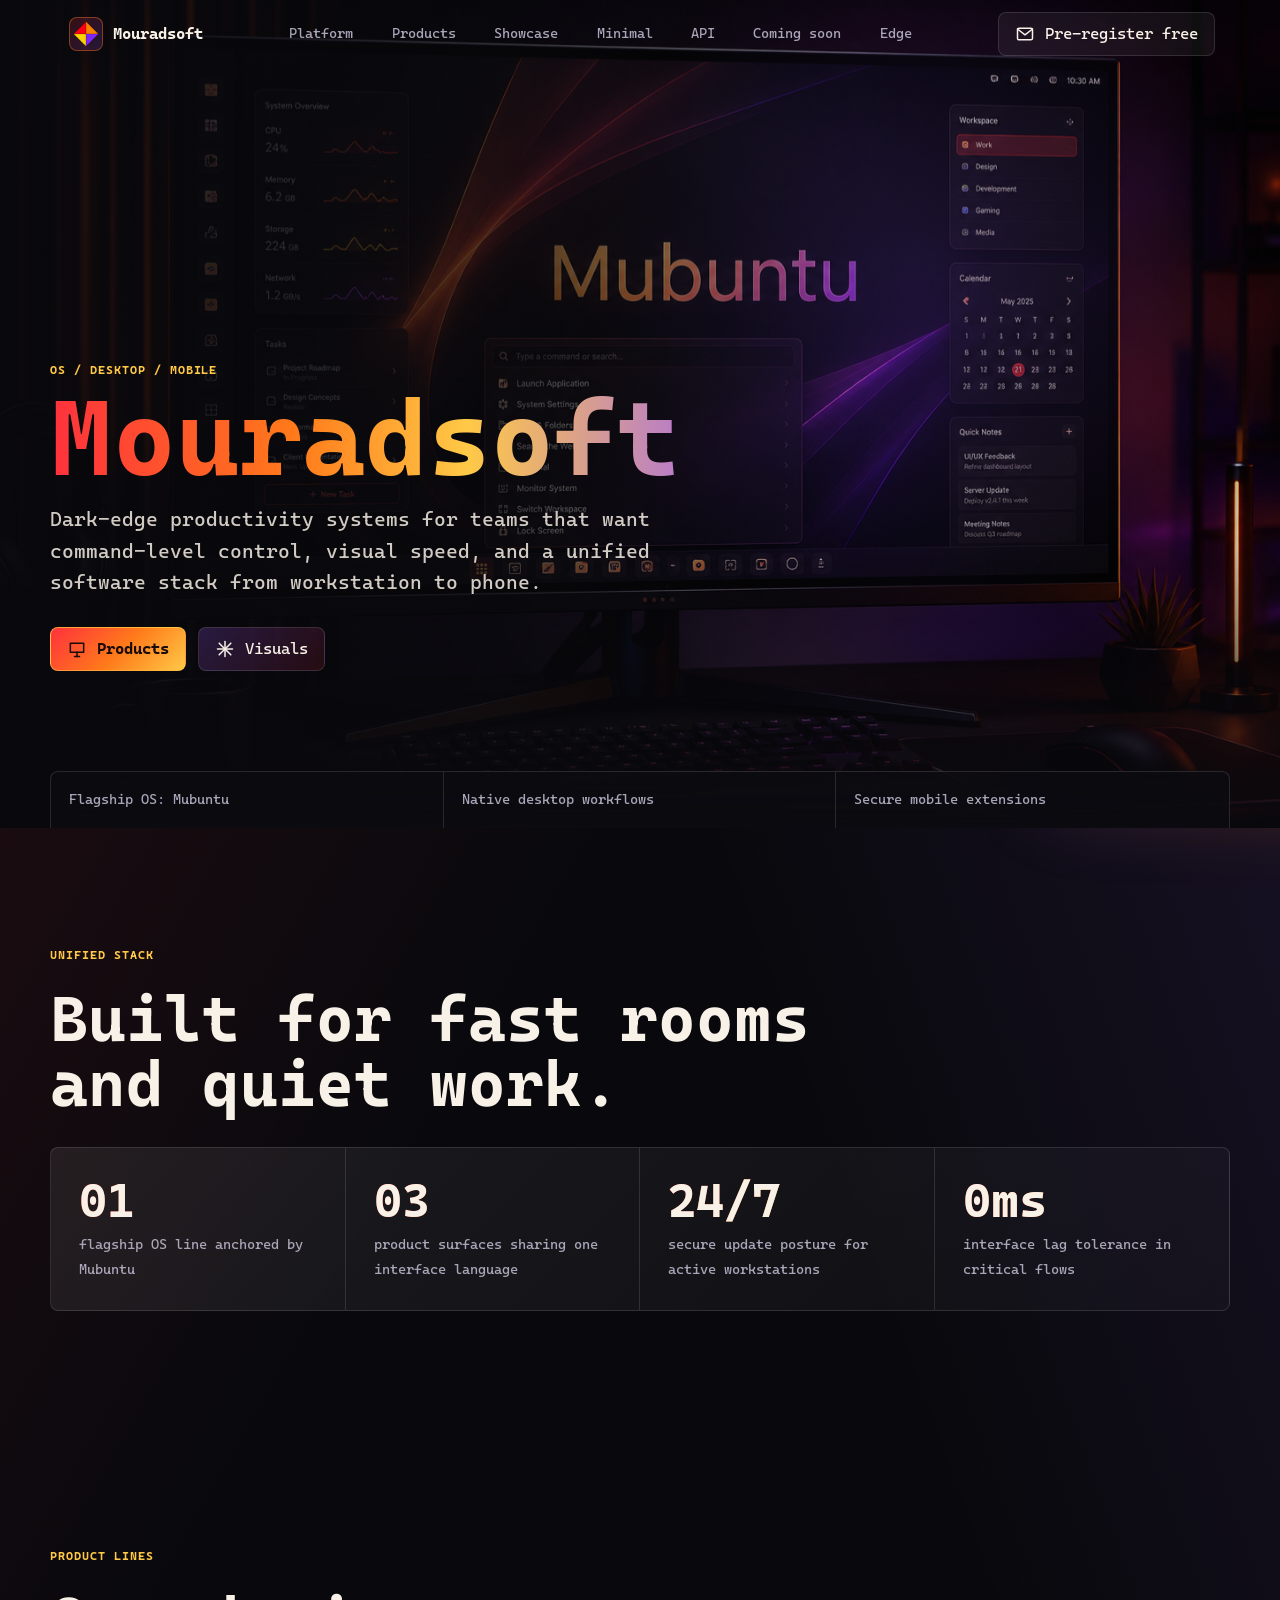
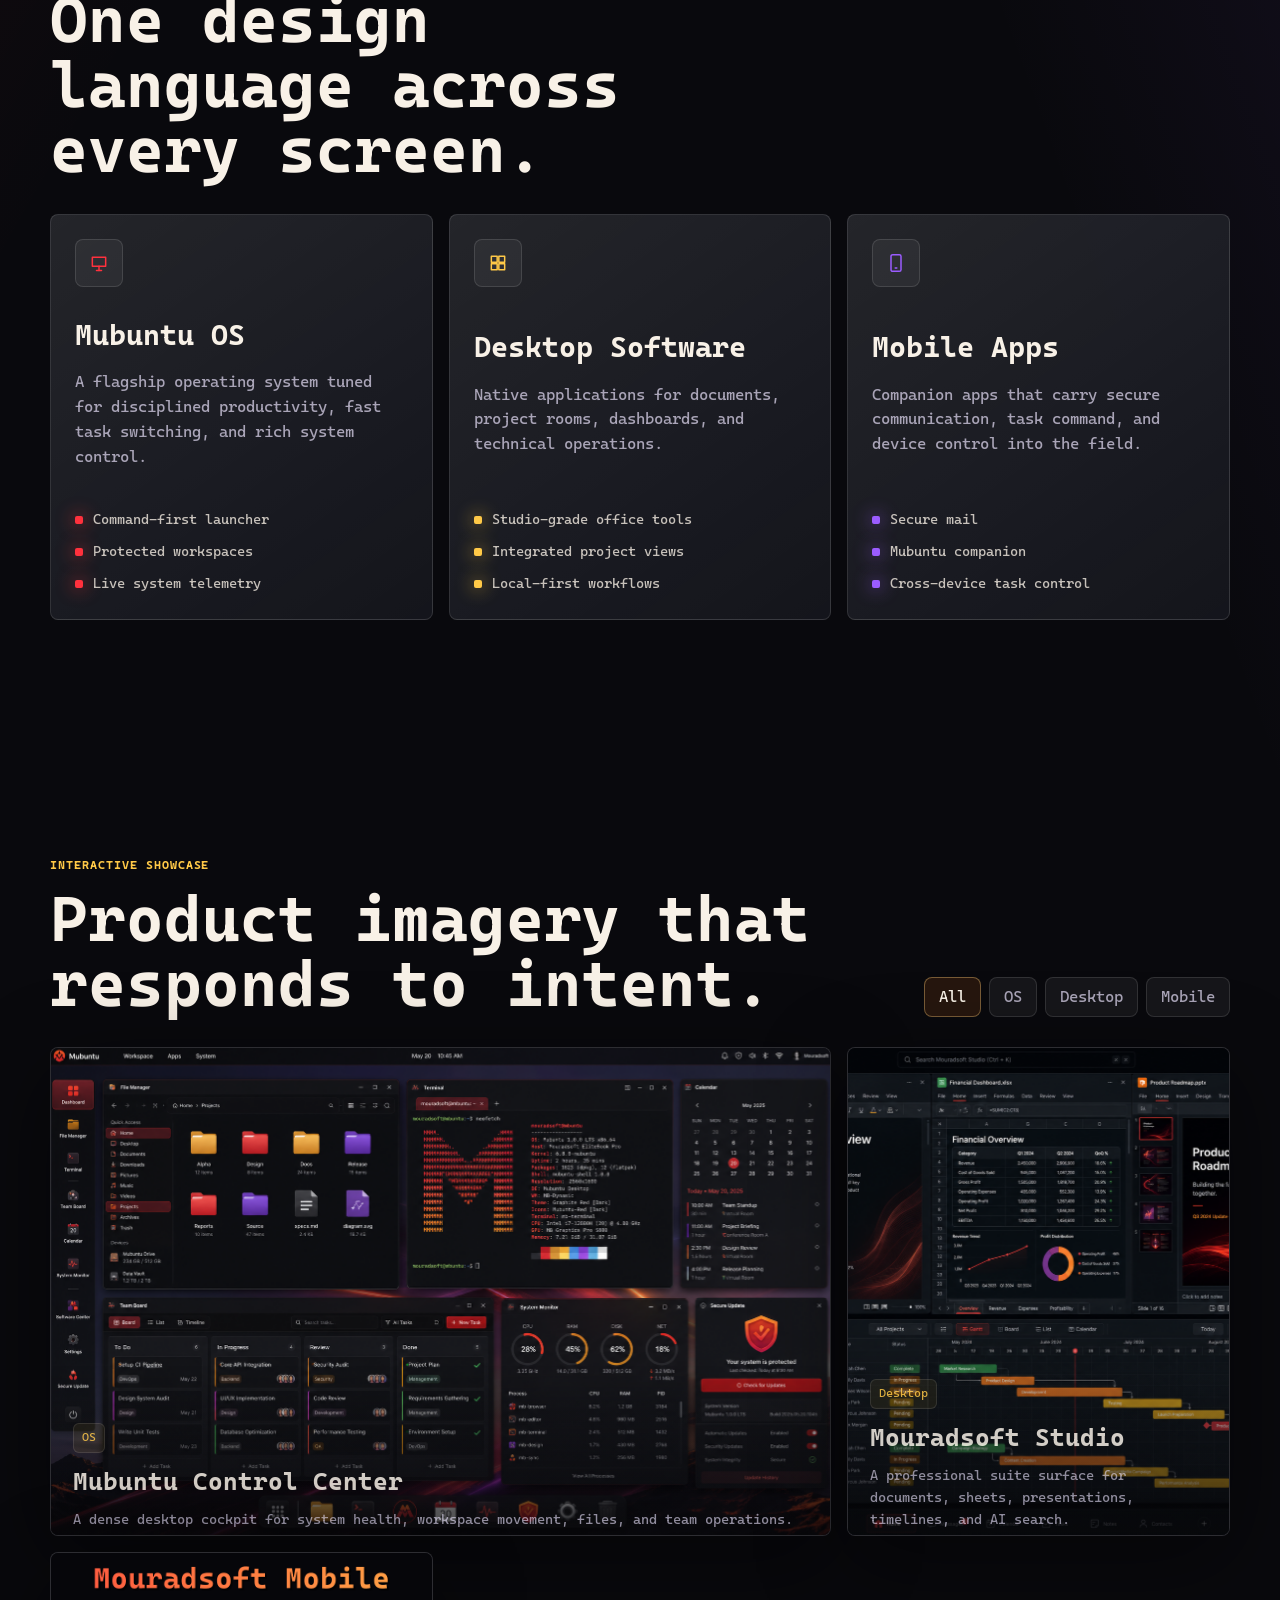
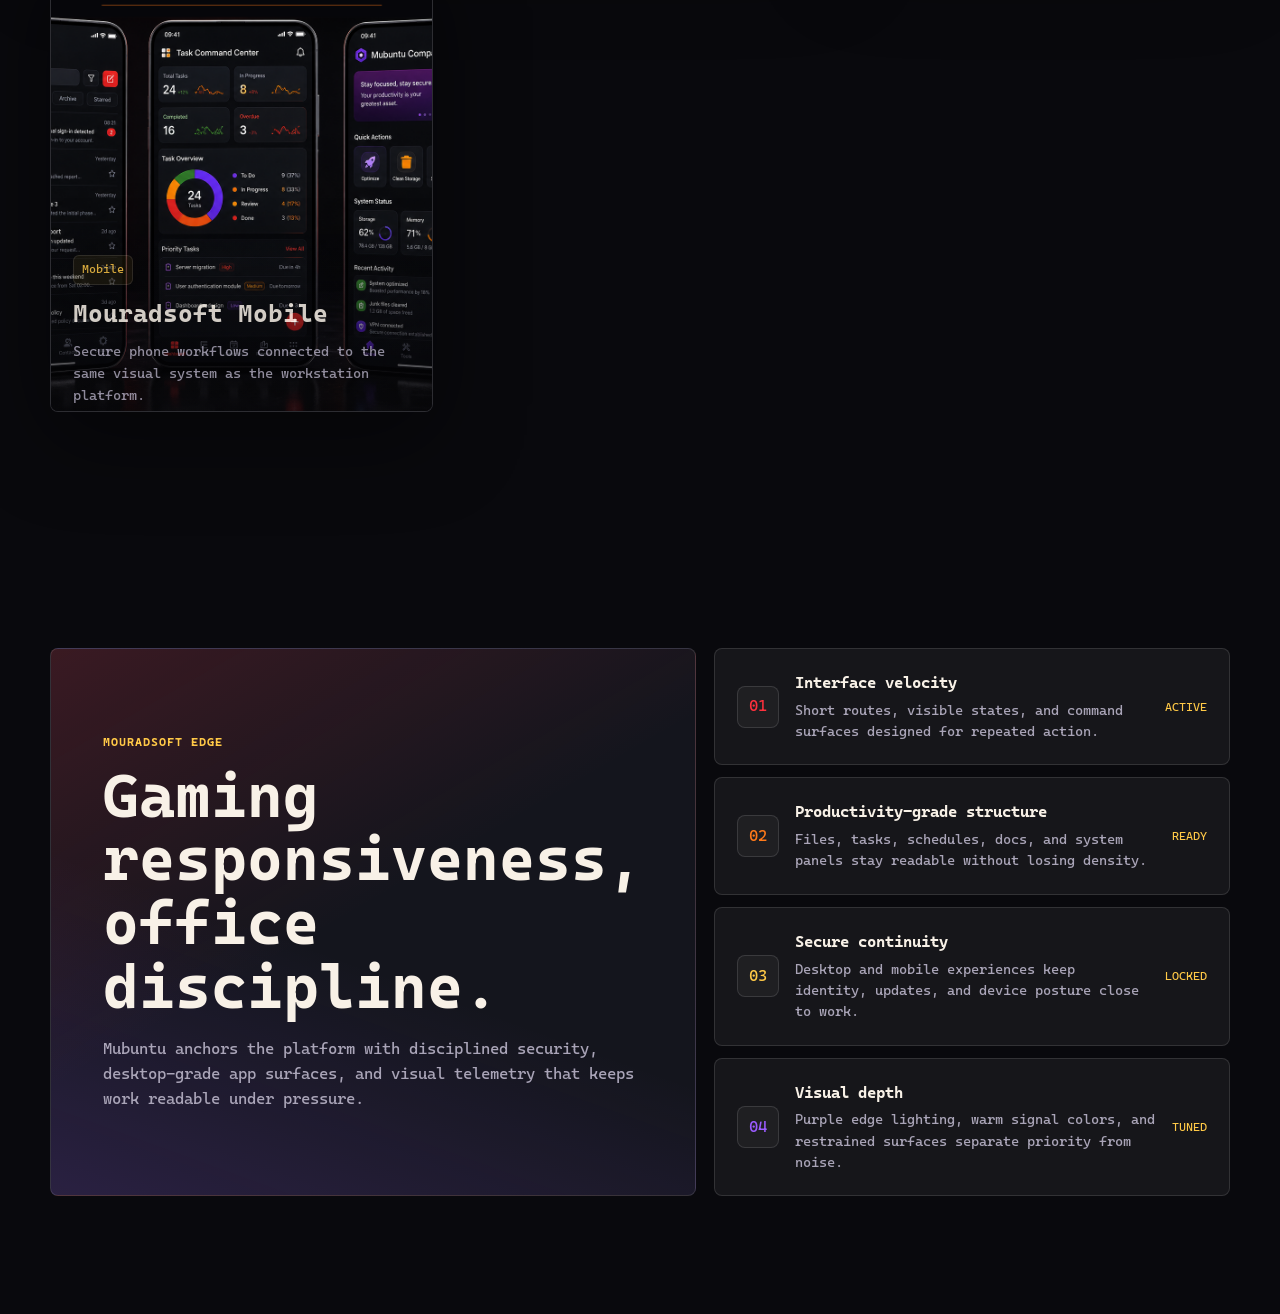
<file: index.html>
<!DOCTYPE html>
<html lang="en">
  <head>
    <meta charset="UTF-8" />
    <meta name="viewport" content="width=device-width, initial-scale=1.0" />
    <meta
      name="description"
      content="Mouradsoft builds Mubuntu, desktop software, and mobile applications for high-performance work."
    />
    <title>Mouradsoft | Operating Systems, Desktop Software, Mobile Apps</title>
    <link rel="icon" type="image/png" href="./assets/logo.png" />
    <link rel="apple-touch-icon" href="./assets/logo.png" />
    <link rel="stylesheet" href="./styles.css" />
  </head>
  <body>
    <div class="ambient ambient-one" aria-hidden="true"></div>
    <div class="ambient ambient-two" aria-hidden="true"></div>

    <header class="site-header" data-elevate>
      <a class="brand" href="#top" aria-label="Mouradsoft home">
        <span class="brand-mark" aria-hidden="true">
          <img class="brand-logo" src="./assets/logo.png" alt="" width="34" height="34" />
        </span>
        <span>Mouradsoft</span>
      </a>

      <button class="nav-toggle" type="button" aria-label="Open navigation" aria-expanded="false">
        <span></span>
        <span></span>
      </button>

      <nav class="site-nav" aria-label="Primary navigation">
        <a href="#platform">Platform</a>
        <a href="#products">Products</a>
        <a href="#showcase">Showcase</a>
        <a href="./minimal.html">Minimal</a>
        <a href="./api.html">API</a>
        <a href="./coming-soon.html">Coming soon</a>
        <a href="#edge">Edge</a>
      </nav>

      <a class="header-action" href="./coming-soon.html#pre-register">
        <svg viewBox="0 0 24 24" aria-hidden="true">
          <rect x="3" y="5" width="18" height="14" rx="2" />
          <path d="m3 6 9 7 9-7" />
        </svg>
        Pre-register free
      </a>
    </header>

    <main id="top">
      <section class="hero" aria-labelledby="hero-title">
        <div class="hero-media" data-parallax="0.16">
          <img src="./assets/mouradsoft-hero.png" alt="Mubuntu operating system displayed on a premium workstation" />
        </div>
        <div class="hero-vignette" aria-hidden="true"></div>
        <div class="hero-content">
          <p class="eyebrow">OS / DESKTOP / MOBILE</p>
          <h1 id="hero-title" aria-label="Mouradsoft"><span>Mouradsoft</span></h1>
          <p class="hero-copy">
            Dark-edge productivity systems for teams that want command-level control, visual speed,
            and a unified software stack from workstation to phone.
          </p>
          <div class="hero-actions" aria-label="Primary actions">
            <a class="button button-primary" href="#products">
              <svg viewBox="0 0 24 24" aria-hidden="true">
                <path d="M4 5h16v11H4z" />
                <path d="M9 21h6" />
                <path d="M12 16v5" />
              </svg>
              Products
            </a>
            <a class="button button-secondary" href="#showcase">
              <svg viewBox="0 0 24 24" aria-hidden="true">
                <path d="M3 12h18" />
                <path d="M12 3v18" />
                <path d="M5 5l14 14" />
                <path d="M19 5 5 19" />
              </svg>
              Visuals
            </a>
          </div>
        </div>
        <div class="hero-strip" aria-label="Platform highlights">
          <span>Flagship OS: Mubuntu</span>
          <span>Native desktop workflows</span>
          <span>Secure mobile extensions</span>
        </div>
      </section>

      <section class="section platform-section" id="platform" aria-labelledby="platform-title">
        <div class="section-heading">
          <p class="eyebrow">Unified Stack</p>
          <h2 id="platform-title">Built for fast rooms and quiet work.</h2>
        </div>
        <div class="metrics" id="metrics" aria-label="Mouradsoft platform metrics"></div>
      </section>

      <section class="section products-section" id="products" aria-labelledby="products-title">
        <div class="section-heading compact">
          <p class="eyebrow">Product Lines</p>
          <h2 id="products-title">One design language across every screen.</h2>
        </div>
        <div class="product-grid" id="product-grid"></div>
      </section>

      <section class="section showcase-section" id="showcase" aria-labelledby="showcase-title">
        <div class="section-heading split">
          <div>
            <p class="eyebrow">Interactive Showcase</p>
            <h2 id="showcase-title">Product imagery that responds to intent.</h2>
          </div>
          <div class="showcase-controls" id="showcase-tabs" aria-label="Showcase filters"></div>
        </div>
        <div class="showcase-grid" id="showcase-grid"></div>
      </section>

      <section class="section edge-section" id="edge" aria-labelledby="edge-title">
        <div class="edge-panel">
          <div class="edge-copy">
            <p class="eyebrow">Mouradsoft Edge</p>
            <h2 id="edge-title">Gaming responsiveness, office discipline.</h2>
            <p>
              Mubuntu anchors the platform with disciplined security, desktop-grade app surfaces,
              and visual telemetry that keeps work readable under pressure.
            </p>
          </div>
          <div class="edge-stack" id="edge-stack" aria-label="Core capabilities"></div>
        </div>
      </section>
    </main>

    <div class="modal" id="image-modal" aria-hidden="true" role="dialog" aria-modal="true" aria-labelledby="modal-title">
      <button class="modal-backdrop" type="button" data-close-modal aria-label="Close product image"></button>
      <article class="modal-panel">
        <button class="modal-close" type="button" data-close-modal aria-label="Close product image">
          <svg viewBox="0 0 24 24" aria-hidden="true">
            <path d="M6 6l12 12" />
            <path d="M18 6 6 18" />
          </svg>
        </button>
        <div class="modal-image-wrap">
          <img id="modal-image" alt="" />
        </div>
        <div class="modal-copy">
          <p class="eyebrow" id="modal-kicker"></p>
          <h3 id="modal-title"></h3>
          <p id="modal-description"></p>
          <div class="modal-actions">
            <button class="icon-button" type="button" id="modal-prev" aria-label="Previous image">
              <svg viewBox="0 0 24 24" aria-hidden="true">
                <path d="m15 18-6-6 6-6" />
              </svg>
            </button>
            <button class="icon-button" type="button" id="modal-next" aria-label="Next image">
              <svg viewBox="0 0 24 24" aria-hidden="true">
                <path d="m9 18 6-6-6-6" />
              </svg>
            </button>
          </div>
        </div>
      </article>
    </div>

    <script src="./script.js"></script>
  </body>
</html>
</file>
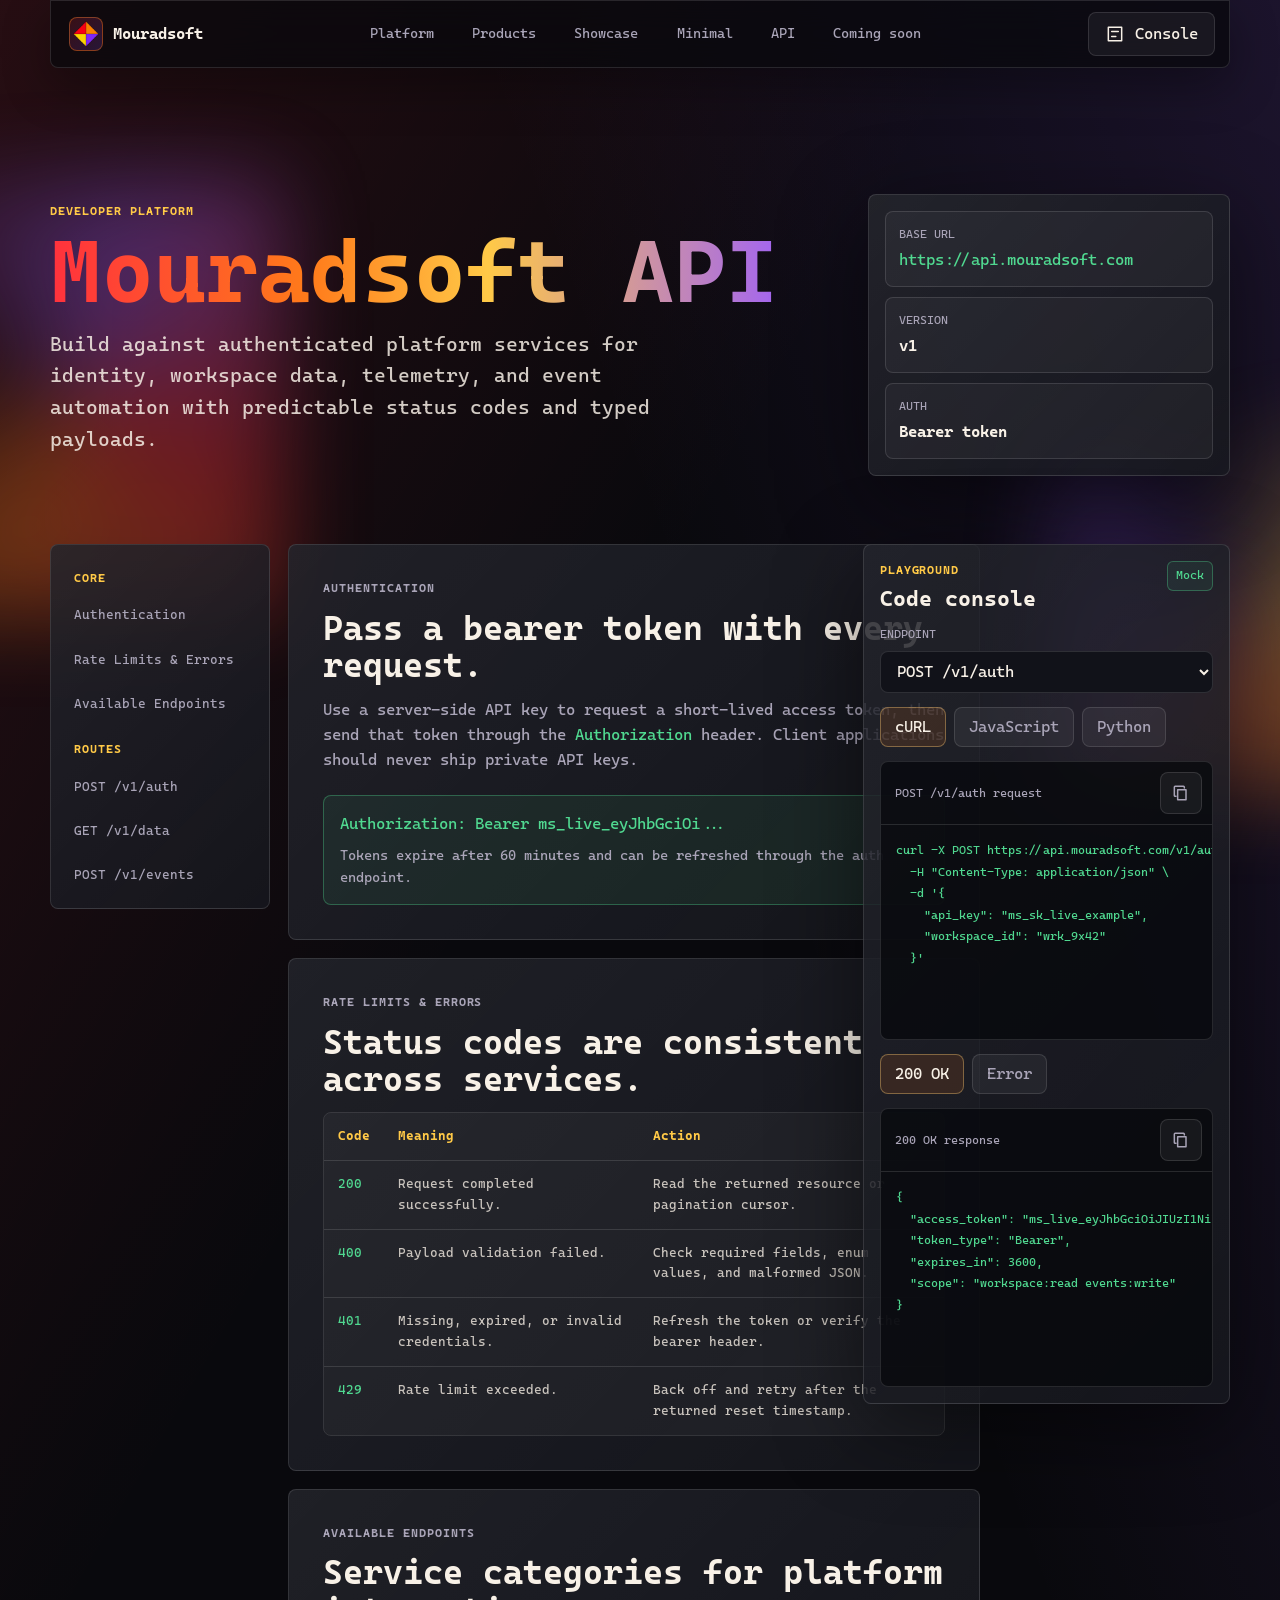
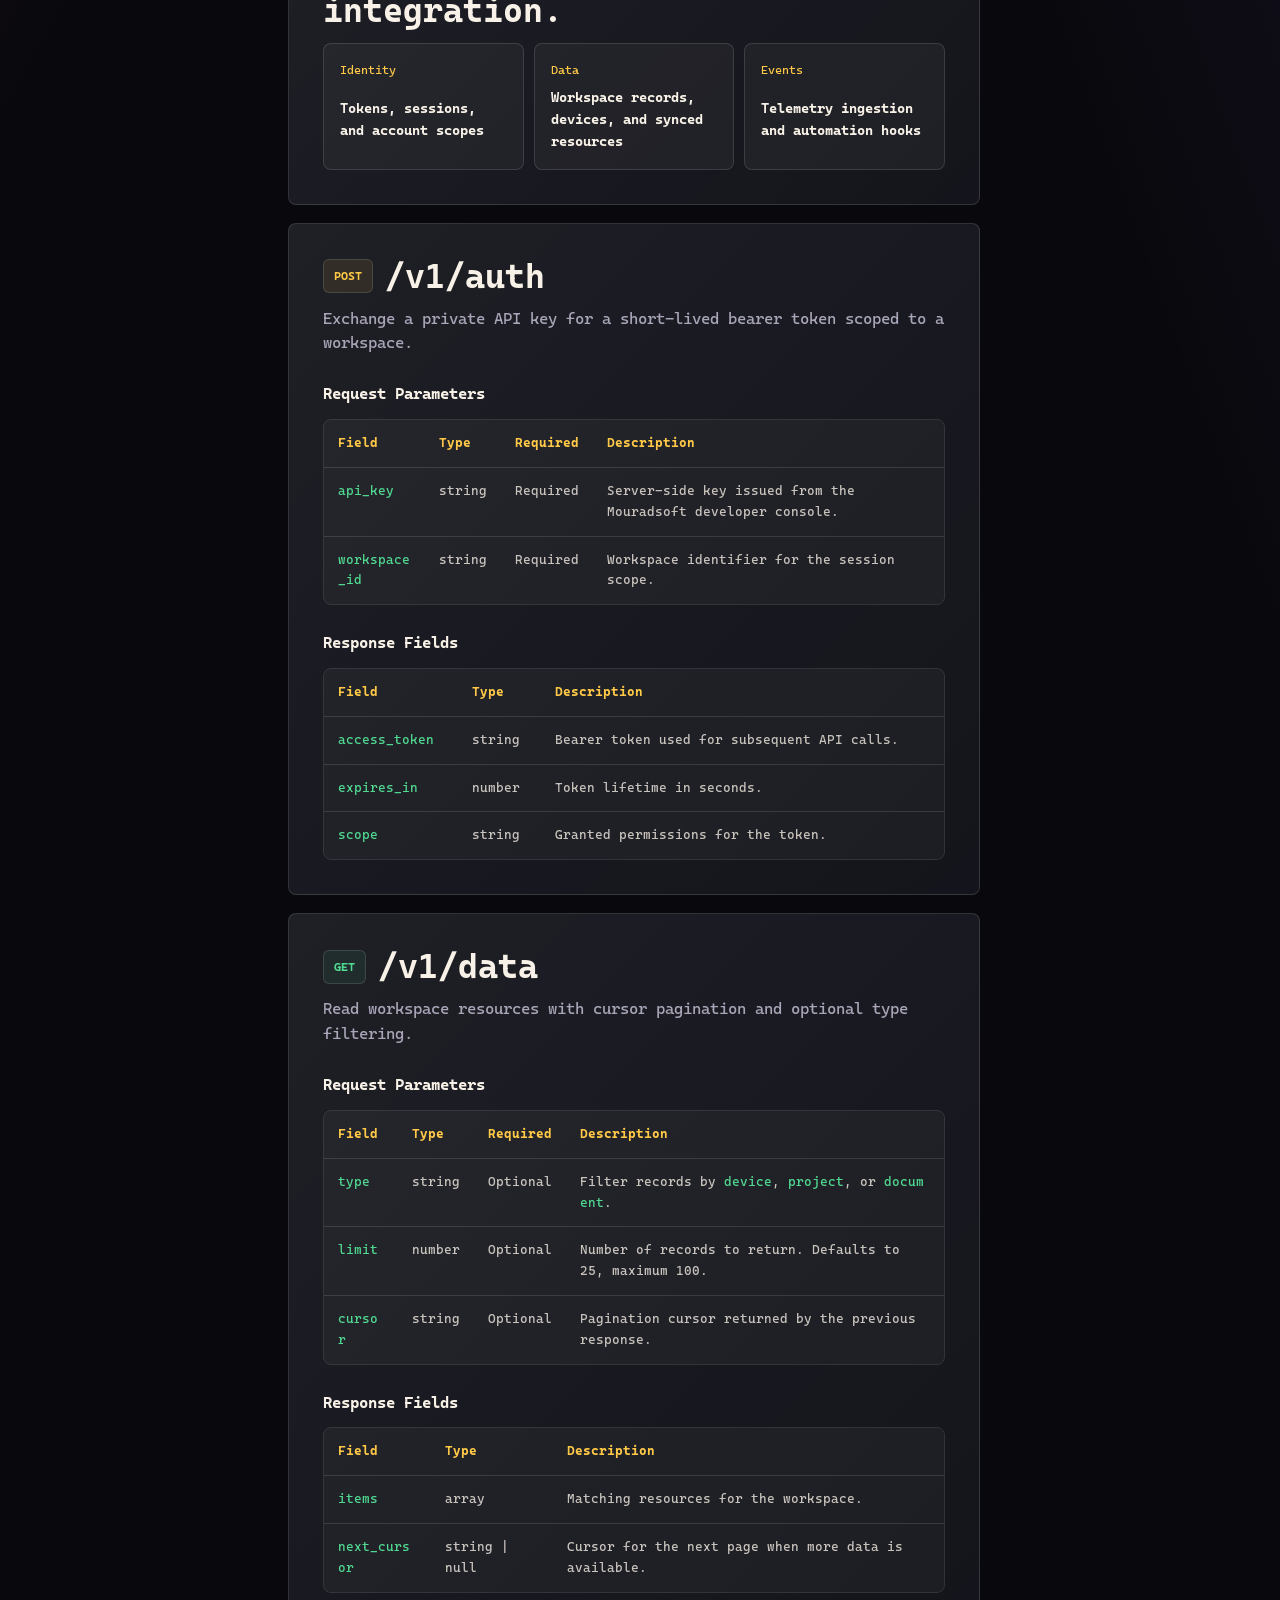
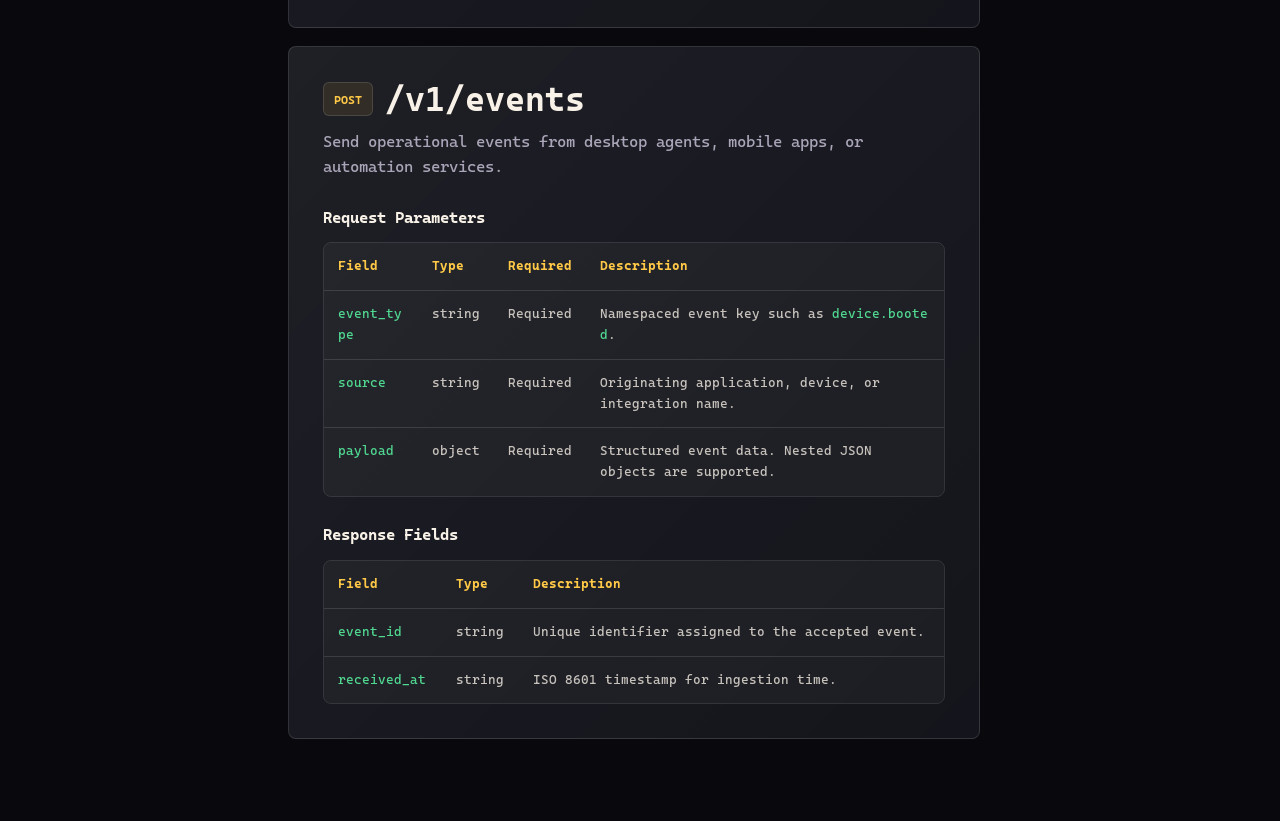
<file: api.html>
<!DOCTYPE html>
<html lang="en">
  <head>
    <meta charset="UTF-8" />
    <meta name="viewport" content="width=device-width, initial-scale=1.0" />
    <meta
      name="description"
      content="Mouradsoft API documentation, endpoint reference, authentication guide, and interactive code playground."
    />
    <title>API Documentation | Mouradsoft</title>
    <link rel="icon" type="image/png" href="./assets/logo.png" />
    <link rel="apple-touch-icon" href="./assets/logo.png" />
    <link rel="stylesheet" href="./styles.css" />
  </head>
  <body class="api-page">
    <div class="ambient ambient-one" aria-hidden="true"></div>
    <div class="ambient ambient-two" aria-hidden="true"></div>

    <header class="site-header is-elevated" data-elevate>
      <a class="brand" href="./index.html" aria-label="Mouradsoft home">
        <span class="brand-mark" aria-hidden="true">
          <img class="brand-logo" src="./assets/logo.png" alt="" width="34" height="34" />
        </span>
        <span>Mouradsoft</span>
      </a>

      <button class="nav-toggle" type="button" aria-label="Open navigation" aria-expanded="false">
        <span></span>
        <span></span>
      </button>

      <nav class="site-nav" aria-label="Primary navigation">
        <a href="./index.html#platform">Platform</a>
        <a href="./index.html#products">Products</a>
        <a href="./index.html#showcase">Showcase</a>
        <a href="./minimal.html">Minimal</a>
        <a href="./api.html" aria-current="page">API</a>
        <a href="./coming-soon.html">Coming soon</a>
      </nav>

      <a class="header-action" href="#playground">
        <svg viewBox="0 0 24 24" aria-hidden="true">
          <path d="M8 9h8" />
          <path d="M8 15h5" />
          <path d="M4 4h16v16H4z" />
        </svg>
        Console
      </a>
    </header>

    <main>
      <section class="api-hero" aria-labelledby="api-title">
        <div class="api-hero-copy">
          <p class="eyebrow">Developer Platform</p>
          <h1 id="api-title"><span>Mouradsoft API</span></h1>
          <p class="hero-copy">
            Build against authenticated platform services for identity, workspace data,
            telemetry, and event automation with predictable status codes and typed payloads.
          </p>
        </div>
        <div class="api-hero-status" aria-label="API status summary">
          <article>
            <span>Base URL</span>
            <code>https://api.mouradsoft.com</code>
          </article>
          <article>
            <span>Version</span>
            <strong>v1</strong>
          </article>
          <article>
            <span>Auth</span>
            <strong>Bearer token</strong>
          </article>
        </div>
      </section>

      <section class="api-shell" aria-label="API documentation layout">
        <aside class="api-sidebar" aria-label="API sections">
          <details class="api-mobile-nav" open>
            <summary>API sections</summary>
            <nav aria-label="Mobile API navigation">
              <a href="#authentication">Authentication</a>
              <a href="#limits">Rate Limits &amp; Errors</a>
              <a href="#endpoints">Available Endpoints</a>
              <a href="#auth-endpoint">POST /v1/auth</a>
              <a href="#data-endpoint">GET /v1/data</a>
              <a href="#events-endpoint">POST /v1/events</a>
            </nav>
          </details>

          <nav class="api-nav" aria-label="API navigation">
            <span class="api-nav-label">Core</span>
            <a href="#authentication">Authentication</a>
            <a href="#limits">Rate Limits &amp; Errors</a>
            <a href="#endpoints">Available Endpoints</a>
            <span class="api-nav-label">Routes</span>
            <a href="#auth-endpoint">POST /v1/auth</a>
            <a href="#data-endpoint">GET /v1/data</a>
            <a href="#events-endpoint">POST /v1/events</a>
          </nav>
        </aside>

        <div class="api-content">
          <section class="api-doc-section" id="authentication" aria-labelledby="authentication-title">
            <p class="eyebrow">Authentication</p>
            <h2 id="authentication-title">Pass a bearer token with every request.</h2>
            <p>
              Use a server-side API key to request a short-lived access token, then send
              that token through the <code>Authorization</code> header. Client applications
              should never ship private API keys.
            </p>
            <div class="api-callout">
              <code>Authorization: Bearer ms_live_eyJhbGciOi...</code>
              <span>Tokens expire after 60 minutes and can be refreshed through the auth endpoint.</span>
            </div>
          </section>

          <section class="api-doc-section" id="limits" aria-labelledby="limits-title">
            <p class="eyebrow">Rate Limits &amp; Errors</p>
            <h2 id="limits-title">Status codes are consistent across services.</h2>
            <div class="api-table-wrap">
              <table class="api-table">
                <thead>
                  <tr>
                    <th scope="col">Code</th>
                    <th scope="col">Meaning</th>
                    <th scope="col">Action</th>
                  </tr>
                </thead>
                <tbody>
                  <tr>
                    <td><code>200</code></td>
                    <td>Request completed successfully.</td>
                    <td>Read the returned resource or pagination cursor.</td>
                  </tr>
                  <tr>
                    <td><code>400</code></td>
                    <td>Payload validation failed.</td>
                    <td>Check required fields, enum values, and malformed JSON.</td>
                  </tr>
                  <tr>
                    <td><code>401</code></td>
                    <td>Missing, expired, or invalid credentials.</td>
                    <td>Refresh the token or verify the bearer header.</td>
                  </tr>
                  <tr>
                    <td><code>429</code></td>
                    <td>Rate limit exceeded.</td>
                    <td>Back off and retry after the returned reset timestamp.</td>
                  </tr>
                </tbody>
              </table>
            </div>
          </section>

          <section class="api-doc-section" id="endpoints" aria-labelledby="endpoints-title">
            <p class="eyebrow">Available Endpoints</p>
            <h2 id="endpoints-title">Service categories for platform integration.</h2>
            <div class="endpoint-category-grid">
              <article>
                <span>Identity</span>
                <strong>Tokens, sessions, and account scopes</strong>
              </article>
              <article>
                <span>Data</span>
                <strong>Workspace records, devices, and synced resources</strong>
              </article>
              <article>
                <span>Events</span>
                <strong>Telemetry ingestion and automation hooks</strong>
              </article>
            </div>
          </section>

          <section class="endpoint-section" id="auth-endpoint" aria-labelledby="auth-endpoint-title">
            <div class="endpoint-heading">
              <span class="method method-post">POST</span>
              <h2 id="auth-endpoint-title">/v1/auth</h2>
            </div>
            <p>Exchange a private API key for a short-lived bearer token scoped to a workspace.</p>

            <h3>Request Parameters</h3>
            <div class="api-table-wrap">
              <table class="api-table">
                <thead>
                  <tr>
                    <th scope="col">Field</th>
                    <th scope="col">Type</th>
                    <th scope="col">Required</th>
                    <th scope="col">Description</th>
                  </tr>
                </thead>
                <tbody>
                  <tr>
                    <td><code>api_key</code></td>
                    <td>string</td>
                    <td>Required</td>
                    <td>Server-side key issued from the Mouradsoft developer console.</td>
                  </tr>
                  <tr>
                    <td><code>workspace_id</code></td>
                    <td>string</td>
                    <td>Required</td>
                    <td>Workspace identifier for the session scope.</td>
                  </tr>
                </tbody>
              </table>
            </div>

            <h3>Response Fields</h3>
            <div class="api-table-wrap">
              <table class="api-table">
                <thead>
                  <tr>
                    <th scope="col">Field</th>
                    <th scope="col">Type</th>
                    <th scope="col">Description</th>
                  </tr>
                </thead>
                <tbody>
                  <tr>
                    <td><code>access_token</code></td>
                    <td>string</td>
                    <td>Bearer token used for subsequent API calls.</td>
                  </tr>
                  <tr>
                    <td><code>expires_in</code></td>
                    <td>number</td>
                    <td>Token lifetime in seconds.</td>
                  </tr>
                  <tr>
                    <td><code>scope</code></td>
                    <td>string</td>
                    <td>Granted permissions for the token.</td>
                  </tr>
                </tbody>
              </table>
            </div>
          </section>

          <section class="endpoint-section" id="data-endpoint" aria-labelledby="data-endpoint-title">
            <div class="endpoint-heading">
              <span class="method method-get">GET</span>
              <h2 id="data-endpoint-title">/v1/data</h2>
            </div>
            <p>Read workspace resources with cursor pagination and optional type filtering.</p>

            <h3>Request Parameters</h3>
            <div class="api-table-wrap">
              <table class="api-table">
                <thead>
                  <tr>
                    <th scope="col">Field</th>
                    <th scope="col">Type</th>
                    <th scope="col">Required</th>
                    <th scope="col">Description</th>
                  </tr>
                </thead>
                <tbody>
                  <tr>
                    <td><code>type</code></td>
                    <td>string</td>
                    <td>Optional</td>
                    <td>Filter records by <code>device</code>, <code>project</code>, or <code>document</code>.</td>
                  </tr>
                  <tr>
                    <td><code>limit</code></td>
                    <td>number</td>
                    <td>Optional</td>
                    <td>Number of records to return. Defaults to 25, maximum 100.</td>
                  </tr>
                  <tr>
                    <td><code>cursor</code></td>
                    <td>string</td>
                    <td>Optional</td>
                    <td>Pagination cursor returned by the previous response.</td>
                  </tr>
                </tbody>
              </table>
            </div>

            <h3>Response Fields</h3>
            <div class="api-table-wrap">
              <table class="api-table">
                <thead>
                  <tr>
                    <th scope="col">Field</th>
                    <th scope="col">Type</th>
                    <th scope="col">Description</th>
                  </tr>
                </thead>
                <tbody>
                  <tr>
                    <td><code>items</code></td>
                    <td>array</td>
                    <td>Matching resources for the workspace.</td>
                  </tr>
                  <tr>
                    <td><code>next_cursor</code></td>
                    <td>string | null</td>
                    <td>Cursor for the next page when more data is available.</td>
                  </tr>
                </tbody>
              </table>
            </div>
          </section>

          <section class="endpoint-section" id="events-endpoint" aria-labelledby="events-endpoint-title">
            <div class="endpoint-heading">
              <span class="method method-post">POST</span>
              <h2 id="events-endpoint-title">/v1/events</h2>
            </div>
            <p>Send operational events from desktop agents, mobile apps, or automation services.</p>

            <h3>Request Parameters</h3>
            <div class="api-table-wrap">
              <table class="api-table">
                <thead>
                  <tr>
                    <th scope="col">Field</th>
                    <th scope="col">Type</th>
                    <th scope="col">Required</th>
                    <th scope="col">Description</th>
                  </tr>
                </thead>
                <tbody>
                  <tr>
                    <td><code>event_type</code></td>
                    <td>string</td>
                    <td>Required</td>
                    <td>Namespaced event key such as <code>device.booted</code>.</td>
                  </tr>
                  <tr>
                    <td><code>source</code></td>
                    <td>string</td>
                    <td>Required</td>
                    <td>Originating application, device, or integration name.</td>
                  </tr>
                  <tr>
                    <td><code>payload</code></td>
                    <td>object</td>
                    <td>Required</td>
                    <td>Structured event data. Nested JSON objects are supported.</td>
                  </tr>
                </tbody>
              </table>
            </div>

            <h3>Response Fields</h3>
            <div class="api-table-wrap">
              <table class="api-table">
                <thead>
                  <tr>
                    <th scope="col">Field</th>
                    <th scope="col">Type</th>
                    <th scope="col">Description</th>
                  </tr>
                </thead>
                <tbody>
                  <tr>
                    <td><code>event_id</code></td>
                    <td>string</td>
                    <td>Unique identifier assigned to the accepted event.</td>
                  </tr>
                  <tr>
                    <td><code>received_at</code></td>
                    <td>string</td>
                    <td>ISO 8601 timestamp for ingestion time.</td>
                  </tr>
                </tbody>
              </table>
            </div>
          </section>
        </div>

        <aside class="api-console" id="playground" aria-labelledby="playground-title">
          <div class="console-panel">
            <div class="console-header">
              <div>
                <p class="eyebrow">Playground</p>
                <h2 id="playground-title">Code console</h2>
              </div>
              <span class="console-status">Mock</span>
            </div>

            <label class="console-select-label">
              <span>Endpoint</span>
              <select id="endpoint-select" aria-label="Select API endpoint">
                <option value="auth">POST /v1/auth</option>
                <option value="data">GET /v1/data</option>
                <option value="events">POST /v1/events</option>
              </select>
            </label>

            <div class="console-tabs" id="language-tabs" role="tablist" aria-label="Code language">
              <button class="tab-button is-active" type="button" data-language="curl" role="tab" aria-selected="true">cURL</button>
              <button class="tab-button" type="button" data-language="javascript" role="tab" aria-selected="false">JavaScript</button>
              <button class="tab-button" type="button" data-language="python" role="tab" aria-selected="false">Python</button>
            </div>

            <div class="code-card">
              <div class="code-card-header">
                <span id="request-label">Request</span>
                <button class="icon-button code-copy" type="button" data-copy-target="request-code" aria-label="Copy request code">
                  <svg viewBox="0 0 24 24" aria-hidden="true">
                    <path d="M8 8h10v12H8z" />
                    <path d="M6 16H5a1 1 0 0 1-1-1V5a1 1 0 0 1 1-1h10a1 1 0 0 1 1 1v1" />
                  </svg>
                </button>
              </div>
              <pre><code id="request-code"></code></pre>
            </div>

            <div class="console-tabs response-tabs" id="response-tabs" role="tablist" aria-label="Response state">
              <button class="tab-button is-active" type="button" data-response="success" role="tab" aria-selected="true">200 OK</button>
              <button class="tab-button" type="button" data-response="error" role="tab" aria-selected="false">Error</button>
            </div>

            <div class="code-card">
              <div class="code-card-header">
                <span id="response-label">Response</span>
                <button class="icon-button code-copy" type="button" data-copy-target="response-code" aria-label="Copy response JSON">
                  <svg viewBox="0 0 24 24" aria-hidden="true">
                    <path d="M8 8h10v12H8z" />
                    <path d="M6 16H5a1 1 0 0 1-1-1V5a1 1 0 0 1 1-1h10a1 1 0 0 1 1 1v1" />
                  </svg>
                </button>
              </div>
              <pre><code id="response-code"></code></pre>
            </div>
          </div>
        </aside>
      </section>
    </main>

    <script src="./api.js"></script>
  </body>
</html>
</file>
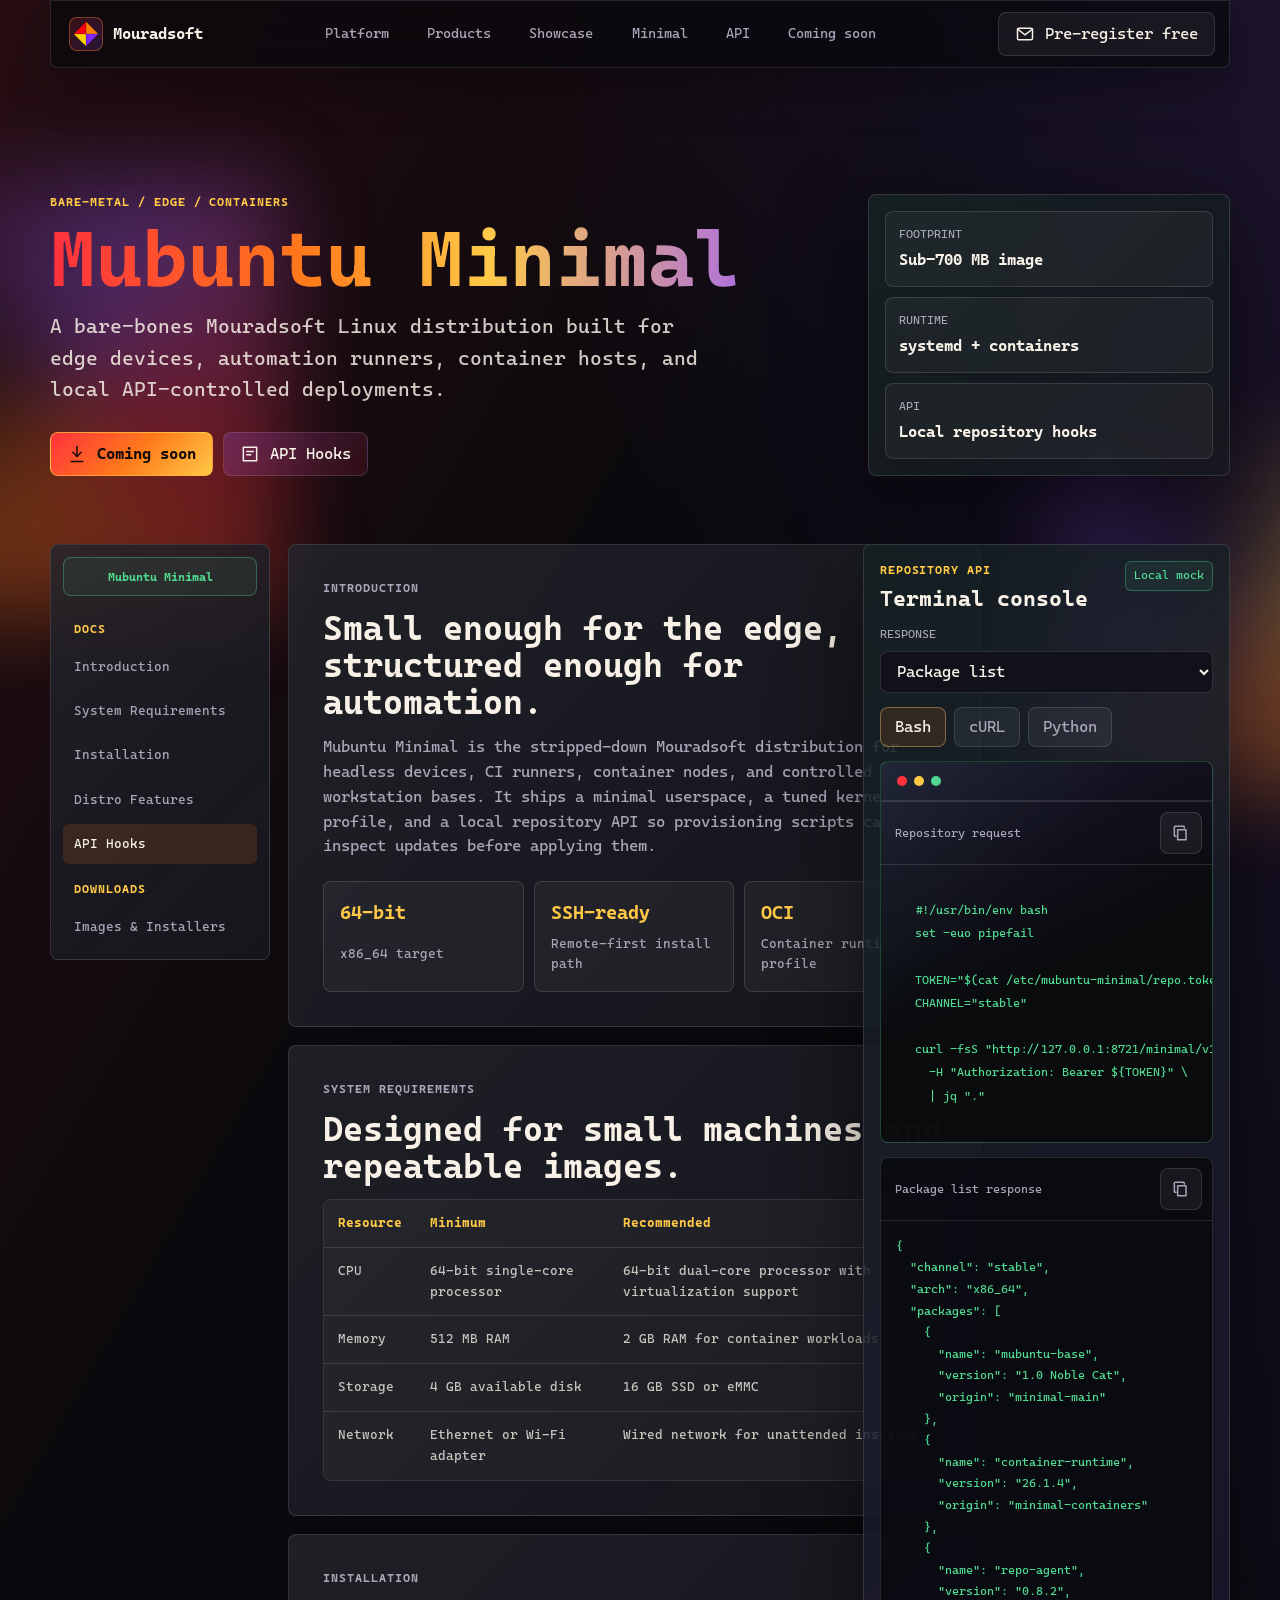
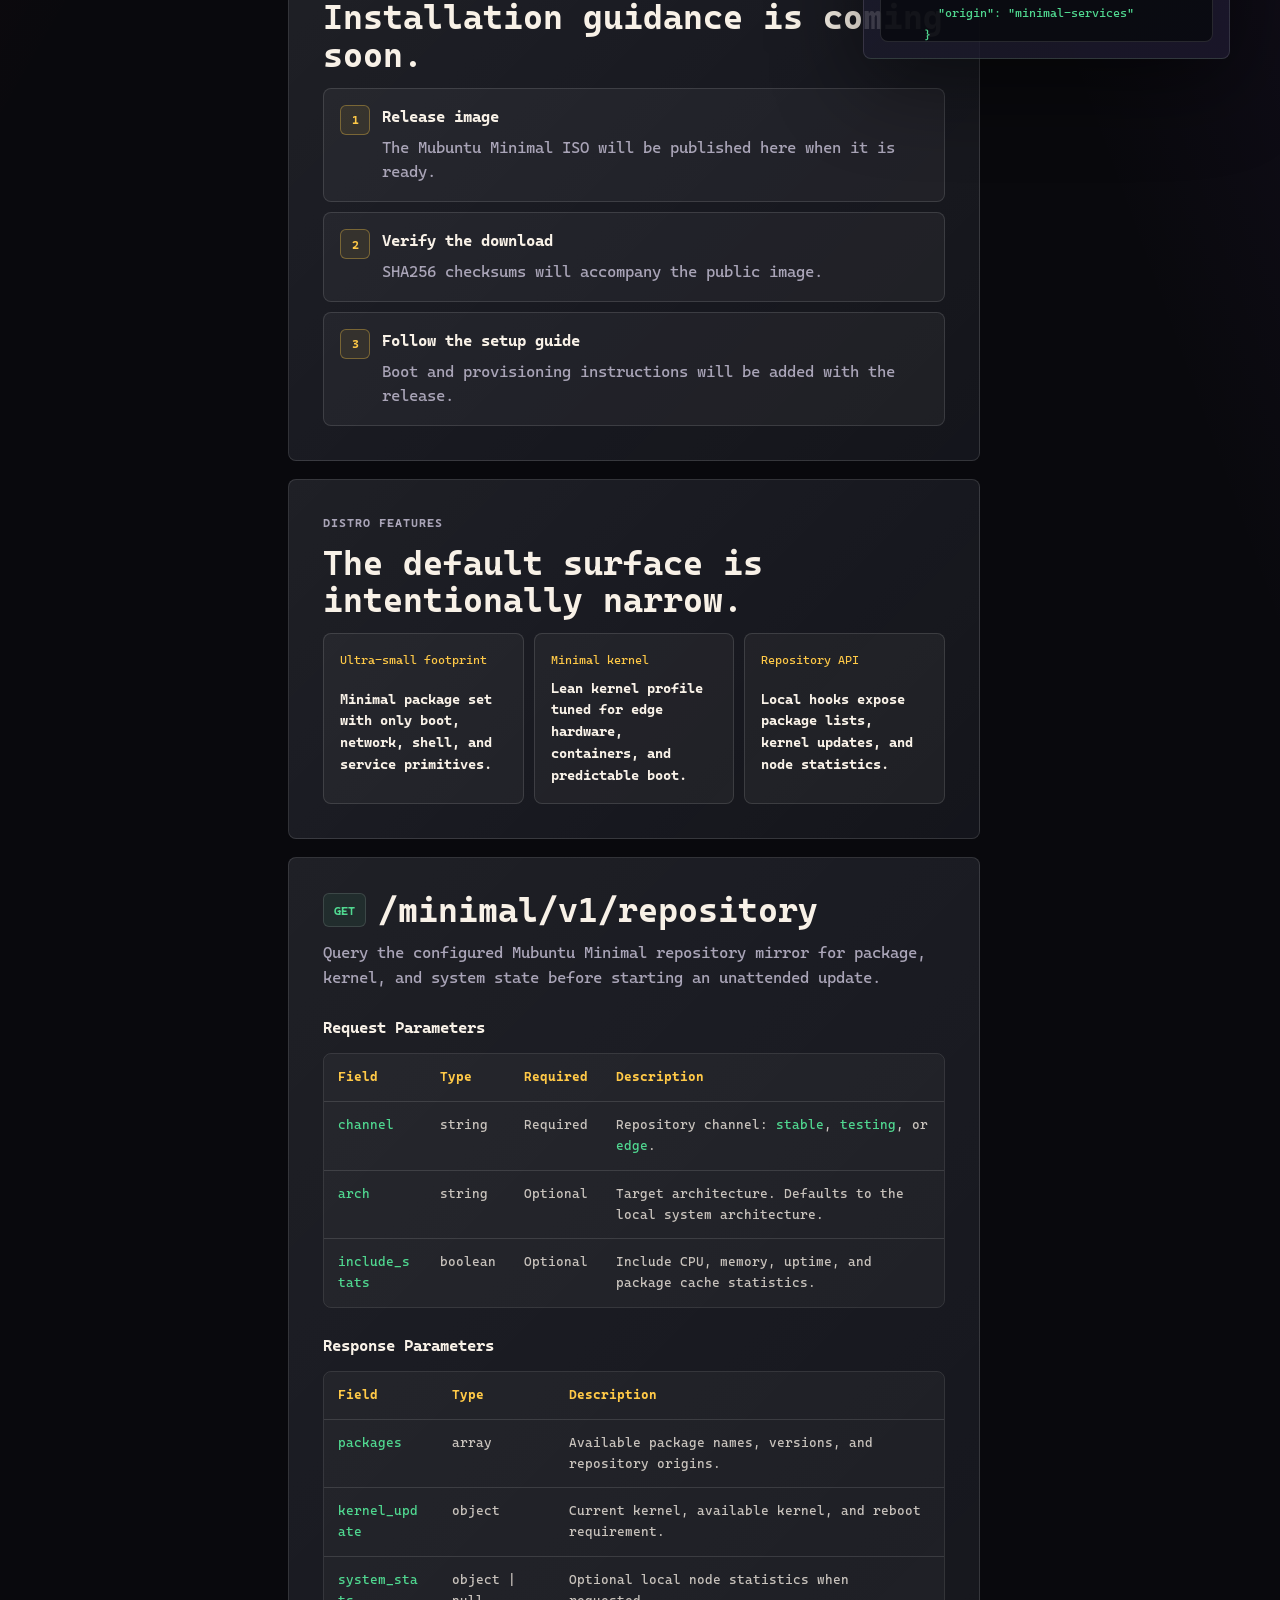
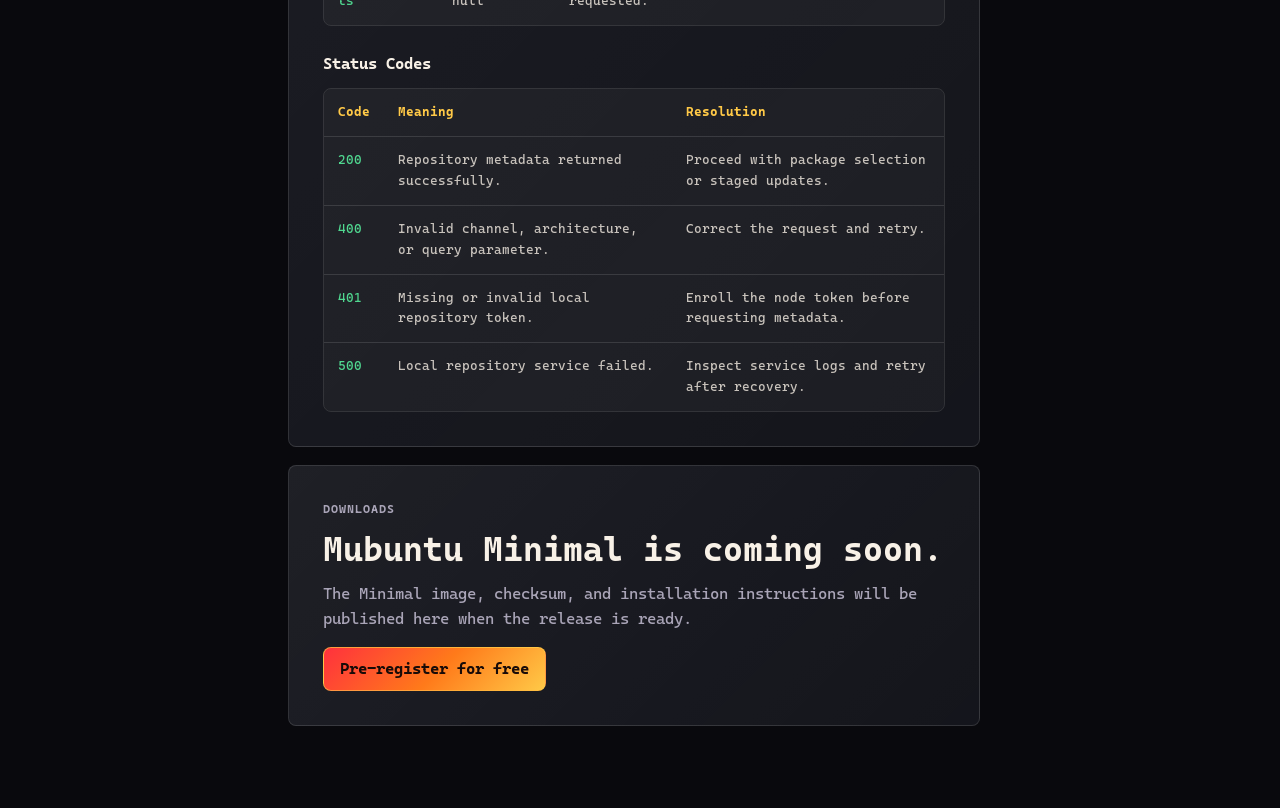
<file: minimal.html>
<!DOCTYPE html>
<html lang="en">
  <head>
    <meta charset="UTF-8" />
    <meta name="viewport" content="width=device-width, initial-scale=1.0" />
    <meta
      name="description"
      content="Mubuntu Minimal is a lightweight Mouradsoft Linux distribution for edge computing, automation, containers, and local API hooks."
    />
    <title>Mubuntu Minimal | Mouradsoft</title>
    <link rel="icon" type="image/png" href="./assets/logo.png" />
    <link rel="apple-touch-icon" href="./assets/logo.png" />
    <link rel="stylesheet" href="./styles.css" />
  </head>
  <body class="api-page minimal-page">
    <div class="ambient ambient-one" aria-hidden="true"></div>
    <div class="ambient ambient-two" aria-hidden="true"></div>

    <header class="site-header is-elevated" data-elevate>
      <a class="brand" href="./index.html" aria-label="Mouradsoft home">
        <span class="brand-mark" aria-hidden="true">
          <img class="brand-logo" src="./assets/logo.png" alt="" width="34" height="34" />
        </span>
        <span>Mouradsoft</span>
      </a>

      <button class="nav-toggle" type="button" aria-label="Open navigation" aria-expanded="false">
        <span></span>
        <span></span>
      </button>

      <nav class="site-nav" aria-label="Primary navigation">
        <a href="./index.html#platform">Platform</a>
        <a href="./index.html#products">Products</a>
        <a href="./index.html#showcase">Showcase</a>
        <a href="./minimal.html" aria-current="page">Minimal</a>
        <a href="./api.html">API</a>
        <a href="./coming-soon.html">Coming soon</a>
      </nav>

      <a class="header-action" href="./coming-soon.html#pre-register">
        <svg viewBox="0 0 24 24" aria-hidden="true">
          <rect x="3" y="5" width="18" height="14" rx="2" />
          <path d="m3 6 9 7 9-7" />
        </svg>
        Pre-register free
      </a>
    </header>

    <main>
      <section class="api-hero minimal-hero" aria-labelledby="minimal-title">
        <div class="api-hero-copy">
          <p class="eyebrow">Bare-metal / Edge / Containers</p>
          <h1 id="minimal-title"><span>Mubuntu Minimal</span></h1>
          <p class="hero-copy">
            A bare-bones Mouradsoft Linux distribution built for edge devices,
            automation runners, container hosts, and local API-controlled deployments.
          </p>
          <div class="minimal-hero-actions" aria-label="Mubuntu Minimal quick actions">
            <a class="button button-primary" href="#downloads">
              <svg viewBox="0 0 24 24" aria-hidden="true">
                <path d="M12 3v12" />
                <path d="m7 10 5 5 5-5" />
                <path d="M5 21h14" />
              </svg>
              Coming soon
            </a>
            <a class="button button-secondary" href="#hooks">
              <svg viewBox="0 0 24 24" aria-hidden="true">
                <path d="M4 4h16v16H4z" />
                <path d="M8 9h8" />
                <path d="M8 13h5" />
              </svg>
              API Hooks
            </a>
          </div>
        </div>
        <div class="minimal-status-grid" aria-label="Mubuntu Minimal release summary">
          <article>
            <span>Footprint</span>
            <strong>Sub-700 MB image</strong>
          </article>
          <article>
            <span>Runtime</span>
            <strong>systemd + containers</strong>
          </article>
          <article>
            <span>API</span>
            <strong>Local repository hooks</strong>
          </article>
        </div>
      </section>

      <section class="api-shell minimal-shell" aria-label="Mubuntu Minimal documentation layout">
        <aside class="api-sidebar" aria-label="Mubuntu Minimal sections">
          <details class="api-mobile-nav" open>
            <summary>Mubuntu Minimal index</summary>
            <nav aria-label="Mobile Mubuntu Minimal navigation">
              <a href="#introduction" data-section-link="introduction">Introduction</a>
              <a href="#requirements" data-section-link="requirements">System Requirements</a>
              <a href="#installation" data-section-link="installation">Installation</a>
              <a href="#features" data-section-link="features">Distro Features</a>
              <a href="#hooks" data-section-link="hooks">API Hooks</a>
              <a href="#downloads" data-section-link="downloads">Downloads</a>
            </nav>
          </details>

          <nav class="api-nav minimal-nav" aria-label="Mubuntu Minimal navigation">
            <span class="minimal-badge">Mubuntu Minimal</span>
            <span class="api-nav-label">Docs</span>
            <a href="#introduction" data-section-link="introduction">Introduction</a>
            <a href="#requirements" data-section-link="requirements">System Requirements</a>
            <a href="#installation" data-section-link="installation">Installation</a>
            <a href="#features" data-section-link="features">Distro Features</a>
            <a href="#hooks" data-section-link="hooks">API Hooks</a>
            <span class="api-nav-label">Downloads</span>
            <a href="#downloads" data-section-link="downloads">Images &amp; Installers</a>
          </nav>
        </aside>

        <div class="api-content">
          <section class="api-doc-section" id="introduction" aria-labelledby="introduction-title" data-doc-section>
            <p class="eyebrow">Introduction</p>
            <h2 id="introduction-title">Small enough for the edge, structured enough for automation.</h2>
            <p>
              Mubuntu Minimal is the stripped-down Mouradsoft distribution for
              headless devices, CI runners, container nodes, and controlled workstation
              bases. It ships a minimal userspace, a tuned kernel profile, and a local
              repository API so provisioning scripts can inspect updates before applying them.
            </p>
            <div class="minimal-metrics" aria-label="Mubuntu Minimal highlights">
              <article><strong>64-bit</strong><span>x86_64 target</span></article>
              <article><strong>SSH-ready</strong><span>Remote-first install path</span></article>
              <article><strong>OCI</strong><span>Container runtime profile</span></article>
            </div>
          </section>

          <section class="api-doc-section" id="requirements" aria-labelledby="requirements-title" data-doc-section>
            <p class="eyebrow">System Requirements</p>
            <h2 id="requirements-title">Designed for small machines and repeatable images.</h2>
            <div class="api-table-wrap">
              <table class="api-table">
                <thead>
                  <tr>
                    <th scope="col">Resource</th>
                    <th scope="col">Minimum</th>
                    <th scope="col">Recommended</th>
                  </tr>
                </thead>
                <tbody>
                  <tr>
                    <td>CPU</td>
                    <td>64-bit single-core processor</td>
                    <td>64-bit dual-core processor with virtualization support</td>
                  </tr>
                  <tr>
                    <td>Memory</td>
                    <td>512 MB RAM</td>
                    <td>2 GB RAM for container workloads</td>
                  </tr>
                  <tr>
                    <td>Storage</td>
                    <td>4 GB available disk</td>
                    <td>16 GB SSD or eMMC</td>
                  </tr>
                  <tr>
                    <td>Network</td>
                    <td>Ethernet or Wi-Fi adapter</td>
                    <td>Wired network for unattended installs</td>
                  </tr>
                </tbody>
              </table>
            </div>
          </section>

          <section class="api-doc-section" id="installation" aria-labelledby="installation-title" data-doc-section>
            <p class="eyebrow">Installation</p>
            <h2 id="installation-title">Installation guidance is coming soon.</h2>
            <ol class="minimal-steps">
              <li>
                <strong>Release image</strong>
                <span>The Mubuntu Minimal ISO will be published here when it is ready.</span>
              </li>
              <li>
                <strong>Verify the download</strong>
                <span>SHA256 checksums will accompany the public image.</span>
              </li>
              <li>
                <strong>Follow the setup guide</strong>
                <span>Boot and provisioning instructions will be added with the release.</span>
              </li>
            </ol>
          </section>

          <section class="api-doc-section" id="features" aria-labelledby="features-title" data-doc-section>
            <p class="eyebrow">Distro Features</p>
            <h2 id="features-title">The default surface is intentionally narrow.</h2>
            <div class="endpoint-category-grid">
              <article>
                <span>Ultra-small footprint</span>
                <strong>Minimal package set with only boot, network, shell, and service primitives.</strong>
              </article>
              <article>
                <span>Minimal kernel</span>
                <strong>Lean kernel profile tuned for edge hardware, containers, and predictable boot.</strong>
              </article>
              <article>
                <span>Repository API</span>
                <strong>Local hooks expose package lists, kernel updates, and node statistics.</strong>
              </article>
            </div>
          </section>

          <section class="endpoint-section" id="hooks" aria-labelledby="hooks-title" data-doc-section>
            <div class="endpoint-heading">
              <span class="method method-get">GET</span>
              <h2 id="hooks-title">/minimal/v1/repository</h2>
            </div>
            <p>
              Query the configured Mubuntu Minimal repository mirror for package,
              kernel, and system state before starting an unattended update.
            </p>

            <h3>Request Parameters</h3>
            <div class="api-table-wrap">
              <table class="api-table">
                <thead>
                  <tr>
                    <th scope="col">Field</th>
                    <th scope="col">Type</th>
                    <th scope="col">Required</th>
                    <th scope="col">Description</th>
                  </tr>
                </thead>
                <tbody>
                  <tr>
                    <td><code>channel</code></td>
                    <td>string</td>
                    <td>Required</td>
                    <td>Repository channel: <code>stable</code>, <code>testing</code>, or <code>edge</code>.</td>
                  </tr>
                  <tr>
                    <td><code>arch</code></td>
                    <td>string</td>
                    <td>Optional</td>
                    <td>Target architecture. Defaults to the local system architecture.</td>
                  </tr>
                  <tr>
                    <td><code>include_stats</code></td>
                    <td>boolean</td>
                    <td>Optional</td>
                    <td>Include CPU, memory, uptime, and package cache statistics.</td>
                  </tr>
                </tbody>
              </table>
            </div>

            <h3>Response Parameters</h3>
            <div class="api-table-wrap">
              <table class="api-table">
                <thead>
                  <tr>
                    <th scope="col">Field</th>
                    <th scope="col">Type</th>
                    <th scope="col">Description</th>
                  </tr>
                </thead>
                <tbody>
                  <tr>
                    <td><code>packages</code></td>
                    <td>array</td>
                    <td>Available package names, versions, and repository origins.</td>
                  </tr>
                  <tr>
                    <td><code>kernel_update</code></td>
                    <td>object</td>
                    <td>Current kernel, available kernel, and reboot requirement.</td>
                  </tr>
                  <tr>
                    <td><code>system_stats</code></td>
                    <td>object | null</td>
                    <td>Optional local node statistics when requested.</td>
                  </tr>
                </tbody>
              </table>
            </div>

            <h3>Status Codes</h3>
            <div class="api-table-wrap">
              <table class="api-table">
                <thead>
                  <tr>
                    <th scope="col">Code</th>
                    <th scope="col">Meaning</th>
                    <th scope="col">Resolution</th>
                  </tr>
                </thead>
                <tbody>
                  <tr>
                    <td><code>200</code></td>
                    <td>Repository metadata returned successfully.</td>
                    <td>Proceed with package selection or staged updates.</td>
                  </tr>
                  <tr>
                    <td><code>400</code></td>
                    <td>Invalid channel, architecture, or query parameter.</td>
                    <td>Correct the request and retry.</td>
                  </tr>
                  <tr>
                    <td><code>401</code></td>
                    <td>Missing or invalid local repository token.</td>
                    <td>Enroll the node token before requesting metadata.</td>
                  </tr>
                  <tr>
                    <td><code>500</code></td>
                    <td>Local repository service failed.</td>
                    <td>Inspect service logs and retry after recovery.</td>
                  </tr>
                </tbody>
              </table>
            </div>
          </section>

          <section class="api-doc-section" id="downloads" aria-labelledby="downloads-title" data-doc-section>
            <p class="eyebrow">Downloads</p>
            <h2 id="downloads-title">Mubuntu Minimal is coming soon.</h2>
            <p>
              The Minimal image, checksum, and installation instructions will be
              published here when the release is ready.
            </p>
            <a class="button button-primary" href="./coming-soon.html#pre-register">Pre-register for free</a>
          </section>
        </div>

        <aside class="api-console" id="playground" aria-labelledby="terminal-title">
          <div class="console-panel minimal-console">
            <div class="console-header">
              <div>
                <p class="eyebrow">Repository API</p>
                <h2 id="terminal-title">Terminal console</h2>
              </div>
              <span class="console-status">Local mock</span>
            </div>

            <label class="console-select-label">
              <span>Response</span>
              <select id="minimal-response-select" aria-label="Select mock API response">
                <option value="packages">Package list</option>
                <option value="kernel">Kernel update</option>
                <option value="stats">System statistics</option>
              </select>
            </label>

            <div class="console-tabs" id="minimal-language-tabs" role="tablist" aria-label="Terminal language">
              <button class="tab-button is-active" type="button" data-language="bash" role="tab" aria-selected="true">Bash</button>
              <button class="tab-button" type="button" data-language="curl" role="tab" aria-selected="false">cURL</button>
              <button class="tab-button" type="button" data-language="python" role="tab" aria-selected="false">Python</button>
            </div>

            <div class="download-terminal minimal-terminal" aria-label="Mubuntu Minimal terminal command">
              <div class="terminal-bar" aria-hidden="true">
                <span></span>
                <span></span>
                <span></span>
              </div>
              <div class="code-card-header">
                <span id="minimal-command-label">Repository request</span>
                <button class="icon-button code-copy" type="button" data-copy-target="minimal-command-code" aria-label="Copy terminal command">
                  <svg viewBox="0 0 24 24" aria-hidden="true">
                    <path d="M8 8h10v12H8z" />
                    <path d="M6 16H5a1 1 0 0 1-1-1V5a1 1 0 0 1 1-1h10a1 1 0 0 1 1 1v1" />
                  </svg>
                </button>
              </div>
              <pre><code id="minimal-command-code"></code></pre>
            </div>

            <div class="code-card">
              <div class="code-card-header">
                <span id="minimal-response-label">Mock response</span>
                <button class="icon-button code-copy" type="button" data-copy-target="minimal-response-code" aria-label="Copy mock response JSON">
                  <svg viewBox="0 0 24 24" aria-hidden="true">
                    <path d="M8 8h10v12H8z" />
                    <path d="M6 16H5a1 1 0 0 1-1-1V5a1 1 0 0 1 1-1h10a1 1 0 0 1 1 1v1" />
                  </svg>
                </button>
              </div>
              <pre><code id="minimal-response-code"></code></pre>
            </div>
          </div>
        </aside>
      </section>
    </main>

    <script src="./minimal.js"></script>
  </body>
</html>
</file>
<file: styles.css>
@font-face {
  font-family: "Cascadia Code";
  src: url("./assets/CascadiaCode.ttf") format("truetype");
  font-weight: 200 900;
  font-style: normal;
  font-display: swap;
}

:root {
  --bg: #09090d;
  --surface: rgba(16, 17, 24, 0.84);
  --surface-strong: #14151d;
  --line: rgba(255, 255, 255, 0.12);
  --line-bright: rgba(255, 205, 119, 0.38);
  --text: #f8f1e7;
  --muted: #a9a4b7;
  --red: #ff313d;
  --orange: #ff7a1a;
  --gold: #ffc947;
  --purple: #9b5cff;
  --green: #50d890;
  --shadow: 0 24px 90px rgba(0, 0, 0, 0.48);
  --radius: 8px;
  --max: 1180px;
}

* {
  box-sizing: border-box;
}

html {
  scroll-behavior: smooth;
}

body {
  margin: 0;
  background:
    linear-gradient(120deg, rgba(255, 49, 61, 0.12), transparent 28%),
    linear-gradient(250deg, rgba(155, 92, 255, 0.13), transparent 30%),
    var(--bg);
  color: var(--text);
  font-family: "Cascadia Code", monospace;
  line-height: 1.55;
  overflow-x: hidden;
}

body.modal-open {
  overflow: hidden;
}

body::selection {
  background: rgba(255, 201, 71, 0.34);
}

img {
  display: block;
  max-width: 100%;
}

a {
  color: inherit;
  text-decoration: none;
}

button {
  color: inherit;
  font: inherit;
}

svg {
  width: 20px;
  height: 20px;
  fill: none;
  stroke: currentColor;
  stroke-linecap: round;
  stroke-linejoin: round;
  stroke-width: 1.8;
}

.ambient {
  position: fixed;
  inset: auto;
  z-index: -2;
  pointer-events: none;
  filter: blur(44px);
  opacity: 0.36;
}

.ambient-one {
  width: 34vw;
  height: 34vw;
  left: -12vw;
  top: 20vh;
  background: conic-gradient(from 110deg, var(--red), var(--orange), transparent, var(--purple), var(--red));
}

.ambient-two {
  width: 28vw;
  height: 28vw;
  right: -10vw;
  bottom: 12vh;
  background: conic-gradient(from 260deg, var(--purple), transparent, var(--gold), var(--orange), var(--purple));
}

.site-header {
  position: fixed;
  top: 0;
  left: 50%;
  z-index: 20;
  width: min(calc(100% - 28px), var(--max));
  height: 68px;
  transform: translateX(-50%);
  display: grid;
  grid-template-columns: auto 1fr auto;
  align-items: center;
  gap: 24px;
  padding: 0 14px 0 18px;
  border: 1px solid transparent;
  border-radius: 0 0 var(--radius) var(--radius);
  transition: background 180ms ease, border-color 180ms ease, box-shadow 180ms ease;
}

.site-header.is-elevated {
  background: rgba(9, 9, 13, 0.74);
  border-color: var(--line);
  box-shadow: 0 18px 48px rgba(0, 0, 0, 0.32);
  backdrop-filter: blur(18px);
}

.brand {
  display: inline-flex;
  align-items: center;
  gap: 10px;
  min-width: 0;
  font-weight: 800;
  letter-spacing: 0;
}

.brand-mark {
  display: grid;
  width: 34px;
  height: 34px;
  place-items: center;
  border: 1px solid rgba(255, 122, 26, 0.42);
  border-radius: var(--radius);
  background: linear-gradient(135deg, rgba(255, 49, 61, 0.18), rgba(155, 92, 255, 0.18));
  color: var(--gold);
  overflow: hidden;
}

.brand-logo {
  display: block;
  width: 100%;
  height: 100%;
  object-fit: contain;
  padding: 2px;
}

.site-nav {
  display: flex;
  justify-content: center;
  gap: clamp(16px, 3vw, 42px);
  color: var(--muted);
  font-size: 0.88rem;
}

.site-nav a {
  position: relative;
  padding: 8px 0;
  transition: color 160ms ease;
}

.site-nav a::after {
  position: absolute;
  left: 0;
  right: 0;
  bottom: 0;
  height: 2px;
  background: linear-gradient(90deg, var(--red), var(--orange), var(--gold), var(--purple));
  content: "";
  transform: scaleX(0);
  transform-origin: left;
  transition: transform 180ms ease;
}

.site-nav a:hover,
.site-nav a:focus-visible {
  color: var(--text);
}

.site-nav a:hover::after,
.site-nav a:focus-visible::after {
  transform: scaleX(1);
}

.header-action,
.button,
.tab-button,
.modal-close,
.icon-button,
.nav-toggle {
  border: 1px solid var(--line);
  border-radius: var(--radius);
  background: rgba(255, 255, 255, 0.055);
  cursor: pointer;
}

.header-action,
.button {
  display: inline-flex;
  align-items: center;
  justify-content: center;
  gap: 10px;
  min-height: 44px;
  padding: 0 16px;
  white-space: nowrap;
  transition: transform 180ms ease, border-color 180ms ease, background 180ms ease;
}

.header-action:hover,
.button:hover,
.header-action:focus-visible,
.button:focus-visible {
  border-color: var(--line-bright);
  transform: translateY(-2px);
}

.button-primary {
  background: linear-gradient(135deg, var(--red), var(--orange) 52%, var(--gold));
  color: #190b08;
  border-color: rgba(255, 201, 71, 0.64);
  font-weight: 800;
}

.button-secondary {
  background: linear-gradient(135deg, rgba(155, 92, 255, 0.22), rgba(255, 49, 61, 0.12));
}

.nav-toggle {
  display: none;
  width: 42px;
  height: 42px;
  place-items: center;
  padding: 0;
}

.nav-toggle span {
  display: block;
  width: 18px;
  height: 2px;
  background: currentColor;
}

.hero {
  position: relative;
  min-height: 92svh;
  display: grid;
  align-items: end;
  isolation: isolate;
  overflow: hidden;
  padding: 118px max(20px, calc((100vw - var(--max)) / 2)) 58px;
}

.hero-media,
.hero-vignette {
  position: absolute;
  inset: 0;
}

.hero-media {
  z-index: -3;
  transform: translate3d(0, var(--parallax-y, 0px), 0) scale(1.06);
}

.hero-media img {
  width: 100%;
  height: 100%;
  object-fit: cover;
}

.hero-vignette {
  z-index: -2;
  background:
    linear-gradient(90deg, rgba(9, 9, 13, 0.96) 0%, rgba(9, 9, 13, 0.7) 40%, rgba(9, 9, 13, 0.2) 68%),
    linear-gradient(0deg, var(--bg) 0%, transparent 34%),
    radial-gradient(circle at 72% 34%, rgba(155, 92, 255, 0.18), transparent 32%);
}

.hero-content {
  width: min(720px, 100%);
  padding-bottom: clamp(48px, 11vh, 108px);
}

.eyebrow {
  margin: 0 0 12px;
  color: var(--gold);
  font-size: 0.76rem;
  font-weight: 800;
  letter-spacing: 0.08em;
  text-transform: uppercase;
}

h1,
h2,
h3,
p {
  margin-top: 0;
}

h1 {
  max-width: 100%;
  margin-bottom: 18px;
  padding-right: 0.12em;
  overflow: visible;
  font-size: clamp(3rem, 8.5vw, 6.7rem);
  line-height: 0.88;
  letter-spacing: 0;
  white-space: nowrap;
}

h1 span {
  display: inline-block;
}

h1,
.gradient-text {
  background: linear-gradient(90deg, var(--red), var(--orange) 34%, var(--gold) 58%, var(--purple));
  -webkit-background-clip: text;
  background-clip: text;
  color: transparent;
}

.hero-copy {
  max-width: 680px;
  color: rgba(248, 241, 231, 0.84);
  font-size: clamp(1rem, 1.9vw, 1.28rem);
}

.hero-actions {
  display: flex;
  flex-wrap: wrap;
  gap: 12px;
  margin-top: 28px;
}

.hero-strip {
  position: absolute;
  left: 50%;
  bottom: 0;
  width: min(calc(100% - 40px), var(--max));
  transform: translateX(-50%);
  display: grid;
  grid-template-columns: repeat(3, 1fr);
  border: 1px solid var(--line);
  border-bottom: 0;
  border-radius: var(--radius) var(--radius) 0 0;
  background: rgba(12, 12, 18, 0.76);
  backdrop-filter: blur(18px);
  overflow: hidden;
}

.hero-strip span {
  min-width: 0;
  padding: 17px 18px;
  border-right: 1px solid var(--line);
  color: var(--muted);
  font-size: clamp(0.72rem, 1.5vw, 0.88rem);
}

.hero-strip span:last-child {
  border-right: 0;
}

.section {
  width: min(calc(100% - 40px), var(--max));
  margin: 0 auto;
  padding: clamp(72px, 10vw, 118px) 0;
}

.section-heading {
  display: grid;
  gap: 10px;
  margin-bottom: 30px;
}

.section-heading h2 {
  max-width: 800px;
  margin: 0;
  font-size: clamp(2rem, 5vw, 4.4rem);
  line-height: 1.02;
  letter-spacing: 0;
}

.section-heading.compact h2 {
  max-width: 720px;
}

.section-heading.split {
  grid-template-columns: 1fr auto;
  align-items: end;
  gap: 24px;
}

.metrics {
  display: grid;
  grid-template-columns: repeat(4, 1fr);
  border: 1px solid var(--line);
  border-radius: var(--radius);
  background: linear-gradient(135deg, rgba(255, 255, 255, 0.08), rgba(255, 255, 255, 0.025));
  overflow: hidden;
}

.metric {
  min-width: 0;
  padding: 28px;
  border-right: 1px solid var(--line);
}

.metric:last-child {
  border-right: 0;
}

.metric-value {
  display: block;
  margin-bottom: 8px;
  color: var(--text);
  font-size: clamp(2rem, 4vw, 3rem);
  font-weight: 900;
  line-height: 1;
}

.metric-label {
  color: var(--muted);
  font-size: 0.86rem;
}

.product-grid {
  display: grid;
  grid-template-columns: repeat(3, 1fr);
  gap: 16px;
}

.product-card {
  position: relative;
  min-height: 340px;
  display: flex;
  flex-direction: column;
  justify-content: space-between;
  padding: 24px;
  border: 1px solid var(--line);
  border-radius: var(--radius);
  background:
    linear-gradient(145deg, rgba(255, 255, 255, 0.09), rgba(255, 255, 255, 0.025)),
    var(--surface);
  overflow: hidden;
}

.product-card::before {
  position: absolute;
  inset: 0;
  background: radial-gradient(circle at var(--mx, 50%) var(--my, 50%), var(--accent-soft), transparent 34%);
  opacity: 0;
  content: "";
  transition: opacity 180ms ease;
}

.product-card:hover::before {
  opacity: 1;
}

.product-card > * {
  position: relative;
  z-index: 1;
}

.product-icon {
  display: grid;
  width: 48px;
  height: 48px;
  place-items: center;
  border: 1px solid var(--line);
  border-radius: var(--radius);
  color: var(--accent);
  background: rgba(255, 255, 255, 0.05);
}

.product-card h3 {
  margin: 26px 0 12px;
  font-size: clamp(1.3rem, 2.3vw, 2rem);
}

.product-card p {
  color: var(--muted);
}

.feature-list {
  display: grid;
  gap: 10px;
  margin: 24px 0 0;
  padding: 0;
  list-style: none;
}

.feature-list li {
  display: flex;
  align-items: center;
  gap: 10px;
  color: rgba(248, 241, 231, 0.78);
  font-size: 0.88rem;
}

.feature-list li::before {
  width: 8px;
  height: 8px;
  border-radius: 2px;
  background: var(--accent);
  content: "";
  flex: 0 0 auto;
  box-shadow: 0 0 18px var(--accent);
}

.showcase-controls {
  display: flex;
  flex-wrap: wrap;
  justify-content: flex-end;
  gap: 8px;
}

.tab-button {
  min-height: 40px;
  padding: 0 14px;
  color: var(--muted);
  transition: color 160ms ease, border-color 160ms ease, background 160ms ease;
}

.tab-button.is-active,
.tab-button:hover,
.tab-button:focus-visible {
  color: var(--text);
  border-color: var(--line-bright);
  background: rgba(255, 122, 26, 0.12);
}

.showcase-grid {
  display: grid;
  grid-template-columns: repeat(3, 1fr);
  gap: 16px;
}

.showcase-card {
  position: relative;
  min-width: 0;
  min-height: 458px;
  border: 1px solid var(--line);
  border-radius: var(--radius);
  background: #101016;
  box-shadow: var(--shadow);
  overflow: hidden;
  cursor: pointer;
  transform-style: preserve-3d;
  transition: border-color 180ms ease, transform 120ms ease;
}

.showcase-card.is-wide {
  grid-column: span 2;
}

.showcase-card:hover,
.showcase-card:focus-visible {
  border-color: var(--line-bright);
  outline: none;
}

.showcase-card img {
  width: 100%;
  height: 100%;
  min-height: 458px;
  object-fit: cover;
  transform: translateZ(0) scale(1.01);
  transition: transform 280ms ease, filter 280ms ease;
}

.showcase-card:hover img,
.showcase-card:focus-visible img {
  filter: saturate(1.1) contrast(1.08);
  transform: translateZ(34px) scale(1.045);
}

.showcase-reveal {
  position: absolute;
  left: 0;
  right: 0;
  bottom: 0;
  padding: 58px 22px 22px;
  background: linear-gradient(0deg, rgba(6, 6, 9, 0.96), rgba(6, 6, 9, 0));
  transform: translateY(18px);
  opacity: 0.84;
  transition: opacity 180ms ease, transform 180ms ease;
}

.showcase-card:hover .showcase-reveal,
.showcase-card:focus-visible .showcase-reveal {
  opacity: 1;
  transform: translateY(0);
}

.showcase-reveal h3 {
  margin-bottom: 8px;
  font-size: clamp(1.1rem, 2vw, 1.55rem);
}

.showcase-reveal p {
  margin-bottom: 0;
  color: var(--muted);
  font-size: 0.88rem;
}

.showcase-tag {
  display: inline-flex;
  margin-bottom: 10px;
  padding: 5px 8px;
  border: 1px solid var(--line);
  border-radius: 6px;
  color: var(--gold);
  background: rgba(255, 201, 71, 0.08);
  font-size: 0.72rem;
}

.edge-panel {
  display: grid;
  grid-template-columns: 0.9fr 1.1fr;
  gap: 18px;
  align-items: stretch;
}

.edge-copy {
  min-height: 420px;
  display: flex;
  flex-direction: column;
  justify-content: center;
  padding: clamp(26px, 5vw, 52px);
  border: 1px solid var(--line);
  border-radius: var(--radius);
  background:
    linear-gradient(150deg, rgba(255, 49, 61, 0.16), transparent 48%),
    linear-gradient(20deg, rgba(155, 92, 255, 0.16), transparent 44%),
    var(--surface-strong);
}

.edge-copy h2 {
  margin-bottom: 18px;
  font-size: clamp(2rem, 4.8vw, 4rem);
  line-height: 1.04;
}

.edge-copy p:last-child {
  max-width: 570px;
  margin-bottom: 0;
  color: var(--muted);
}

.edge-stack {
  display: grid;
  gap: 12px;
}

.edge-item {
  display: grid;
  grid-template-columns: auto 1fr auto;
  gap: 16px;
  align-items: center;
  padding: 22px;
  border: 1px solid var(--line);
  border-radius: var(--radius);
  background: rgba(255, 255, 255, 0.055);
}

.edge-number {
  display: grid;
  width: 42px;
  height: 42px;
  place-items: center;
  border: 1px solid var(--line);
  border-radius: var(--radius);
  color: var(--accent);
  background: rgba(255, 255, 255, 0.04);
}

.edge-item h3 {
  margin: 0 0 4px;
  font-size: 1rem;
}

.edge-item p {
  margin: 0;
  color: var(--muted);
  font-size: 0.86rem;
}

.edge-status {
  color: var(--gold);
  font-size: 0.78rem;
  white-space: nowrap;
}

.modal {
  position: fixed;
  inset: 0;
  z-index: 50;
  display: grid;
  place-items: center;
  padding: 22px;
  opacity: 0;
  pointer-events: none;
  transition: opacity 180ms ease;
}

.modal.is-open {
  opacity: 1;
  pointer-events: auto;
}

.modal-backdrop {
  position: absolute;
  inset: 0;
  border: 0;
  background: rgba(3, 3, 5, 0.78);
  backdrop-filter: blur(18px);
  cursor: pointer;
}

.modal-panel {
  position: relative;
  width: min(1120px, 100%);
  max-height: min(88svh, 840px);
  display: grid;
  grid-template-columns: 1.35fr 0.65fr;
  border: 1px solid var(--line-bright);
  border-radius: var(--radius);
  background: #101016;
  box-shadow: var(--shadow);
  overflow: hidden;
  transform: scale(0.96) translateY(18px);
  transition: transform 220ms ease;
}

.modal.is-open .modal-panel {
  transform: scale(1) translateY(0);
}

.modal-image-wrap {
  background: #050507;
  overflow: auto;
}

.modal-image-wrap img {
  width: 100%;
  height: 100%;
  max-height: min(88svh, 840px);
  object-fit: contain;
}

.modal-copy {
  display: flex;
  flex-direction: column;
  justify-content: center;
  padding: clamp(24px, 4vw, 42px);
}

.modal-copy h3 {
  margin-bottom: 14px;
  font-size: clamp(1.6rem, 3vw, 2.5rem);
  line-height: 1.04;
}

.modal-copy p {
  color: var(--muted);
}

.modal-actions {
  display: flex;
  gap: 10px;
  margin-top: 24px;
}

.modal-close,
.icon-button {
  display: grid;
  width: 42px;
  height: 42px;
  place-items: center;
  padding: 0;
  transition: border-color 160ms ease, background 160ms ease;
}

.modal-close {
  position: absolute;
  top: 14px;
  right: 14px;
  z-index: 2;
  background: rgba(0, 0, 0, 0.48);
}

.modal-close:hover,
.modal-close:focus-visible,
.icon-button:hover,
.icon-button:focus-visible {
  border-color: var(--line-bright);
  background: rgba(255, 122, 26, 0.14);
}

.download-page {
  min-height: 100svh;
}

.download-hero {
  width: min(calc(100% - 40px), var(--max));
  min-height: 72svh;
  display: grid;
  grid-template-columns: minmax(0, 1fr) minmax(320px, 0.74fr);
  gap: clamp(24px, 5vw, 70px);
  align-items: center;
  margin: 0 auto;
  padding: 128px 0 54px;
}

.download-hero-copy {
  min-width: 0;
}

.download-hero h1 {
  margin-bottom: 18px;
  font-size: clamp(3.2rem, 9vw, 7rem);
  white-space: normal;
}

.release-pill {
  display: flex;
  flex-wrap: wrap;
  align-items: center;
  gap: 10px;
  width: fit-content;
  max-width: 100%;
  margin-top: 28px;
  padding: 10px 12px;
  border: 1px solid rgba(80, 216, 144, 0.36);
  border-radius: var(--radius);
  background: rgba(80, 216, 144, 0.08);
}

.release-pill span {
  padding: 4px 8px;
  border-radius: 6px;
  background: rgba(80, 216, 144, 0.14);
  color: var(--green);
  font-size: 0.76rem;
  font-weight: 800;
}

.release-pill strong {
  color: var(--text);
}

.release-pill small {
  color: var(--muted);
}

.download-terminal {
  border: 1px solid rgba(80, 216, 144, 0.28);
  border-radius: var(--radius);
  background:
    linear-gradient(135deg, rgba(80, 216, 144, 0.08), transparent 38%),
    linear-gradient(155deg, rgba(155, 92, 255, 0.14), transparent 54%),
    rgba(8, 10, 12, 0.9);
  box-shadow: var(--shadow);
  overflow: hidden;
}

.terminal-bar {
  display: flex;
  gap: 7px;
  padding: 14px 16px;
  border-bottom: 1px solid rgba(255, 255, 255, 0.1);
}

.terminal-bar span {
  width: 10px;
  height: 10px;
  border-radius: 50%;
}

.terminal-bar span:nth-child(1) {
  background: var(--red);
}

.terminal-bar span:nth-child(2) {
  background: var(--gold);
}

.terminal-bar span:nth-child(3) {
  background: var(--green);
}

.download-terminal pre {
  margin: 0;
  padding: clamp(20px, 4vw, 34px);
  overflow-x: auto;
  color: var(--green);
  font-size: clamp(0.8rem, 1.6vw, 1rem);
  line-height: 1.7;
}

.download-shell {
  width: min(calc(100% - 40px), var(--max));
  display: grid;
  grid-template-columns: minmax(0, 1.2fr) minmax(300px, 0.8fr);
  gap: 18px;
  margin: 0 auto;
}

.coming-soon-pill {
  border-color: rgba(255, 201, 71, 0.42);
  background: rgba(255, 201, 71, 0.08);
}

.coming-soon-pill span {
  background: rgba(255, 201, 71, 0.16);
  color: var(--gold);
}

.coming-soon-shell {
  grid-template-columns: minmax(0, 1.3fr) minmax(280px, 0.7fr);
}

.coming-soon-card {
  padding: clamp(24px, 5vw, 42px);
}

.coming-soon-card h2 {
  margin-bottom: 12px;
  font-size: clamp(1.5rem, 3vw, 2.35rem);
  line-height: 1.08;
}

.coming-soon-card > p {
  max-width: 62ch;
  color: var(--muted);
}

.coming-soon-list {
  display: grid;
  gap: 10px;
  margin-top: 26px;
}

.coming-soon-list div {
  display: flex;
  flex-wrap: wrap;
  justify-content: space-between;
  gap: 8px 18px;
  padding: 14px 16px;
  border: 1px solid var(--line);
  border-radius: 8px;
  background: rgba(255, 255, 255, 0.035);
}

.coming-soon-list strong {
  color: var(--text);
}

.coming-soon-list span,
.coming-soon-note {
  color: var(--muted);
}

.coming-soon-note {
  margin-top: 22px;
  font-size: 0.9rem;
}

#pre-register {
  scroll-margin-top: 100px;
}

.registration-card :focus-visible {
  outline: 2px solid var(--gold);
  outline-offset: 4px;
}

#pre-register-button {
  margin-top: 16px;
  max-width: 100%;
  white-space: normal;
}

#pre-register-button:disabled {
  cursor: not-allowed;
  opacity: 0.65;
}

#pre-register-status {
  color: var(--muted);
  font-size: 0.875rem;
}

.coming-soon-section {
  width: min(calc(100% - 40px), var(--max));
  margin: 0 auto;
  padding-top: 76px;
  padding-bottom: 110px;
}

.coming-soon-grid {
  display: grid;
  grid-template-columns: repeat(3, minmax(0, 1fr));
  gap: 12px;
}

.coming-soon-item {
  display: grid;
  gap: 20px;
  min-height: 190px;
  padding: 22px;
  border: 1px solid var(--line);
  border-radius: var(--radius);
  background: var(--surface);
}

.coming-soon-number {
  color: var(--orange);
  font-family: var(--mono);
  font-size: 0.8rem;
  font-weight: 800;
}

.coming-soon-item h3 {
  margin-bottom: 8px;
  font-size: 1.1rem;
}

.coming-soon-item p {
  color: var(--muted);
  font-size: 0.92rem;
}

.download-card {
  min-width: 0;
  border: 1px solid var(--line);
  border-radius: var(--radius);
  background:
    linear-gradient(135deg, rgba(255, 255, 255, 0.09), rgba(255, 255, 255, 0.025)),
    var(--surface);
  box-shadow: var(--shadow);
}

.primary-download {
  display: grid;
  grid-template-columns: minmax(0, 1fr) auto;
  gap: 22px;
  align-items: center;
  padding: clamp(24px, 5vw, 42px);
}

.primary-download h2,
.coming-soon-aside h2 {
  margin-bottom: 12px;
  font-size: clamp(1.5rem, 3vw, 2.35rem);
  line-height: 1.08;
}

.primary-download p,
.coming-soon-aside p {
  margin-bottom: 0;
  color: var(--muted);
}

.download-button {
  display: inline-flex;
  align-items: center;
  justify-content: center;
  gap: 12px;
  min-height: 62px;
  padding: 0 22px;
  border: 1px solid rgba(255, 201, 71, 0.6);
  border-radius: var(--radius);
  background: linear-gradient(135deg, var(--red), var(--orange) 48%, var(--gold));
  color: #160a07;
  font-weight: 900;
  text-align: center;
  transition: transform 180ms ease, box-shadow 180ms ease;
}

.download-button:hover,
.download-button:focus-visible {
  transform: translateY(-2px);
  box-shadow: 0 18px 40px rgba(255, 122, 26, 0.24);
}

.selected-build {
  grid-column: 1 / -1;
  display: flex;
  flex-wrap: wrap;
  gap: 8px;
  color: var(--muted);
}

.selected-build span {
  padding: 6px 9px;
  border: 1px solid var(--line);
  border-radius: 6px;
  background: rgba(255, 255, 255, 0.045);
  font-size: 0.78rem;
}

.coming-soon-aside {
  padding: clamp(24px, 5vw, 36px);
}

.doc-actions {
  display: flex;
  flex-wrap: wrap;
  gap: 10px;
  margin-top: 24px;
}

.download-section {
  padding-bottom: 48px;
}

.build-select-label {
  display: grid;
  gap: 8px;
  min-width: min(300px, 100%);
  color: var(--muted);
  font-size: 0.78rem;
}

.build-select-label select {
  min-height: 44px;
  padding: 0 38px 0 12px;
  border: 1px solid var(--line);
  border-radius: var(--radius);
  background: #111219;
  color: var(--text);
  font: inherit;
}

.architecture-grid {
  display: grid;
  grid-template-columns: repeat(3, 1fr);
  gap: 16px;
}

.architecture-card {
  display: grid;
  gap: 22px;
  padding: 24px;
  border: 1px solid var(--line);
  border-radius: var(--radius);
  background: rgba(255, 255, 255, 0.055);
  cursor: pointer;
  transition: transform 180ms ease, border-color 180ms ease, background 180ms ease;
}

.architecture-card:hover,
.architecture-card:focus-within,
.architecture-card.is-selected {
  border-color: rgba(80, 216, 144, 0.44);
  background: rgba(80, 216, 144, 0.07);
  transform: translateY(-2px);
}

.architecture-card h3 {
  margin-bottom: 8px;
  font-size: 1.35rem;
}

.architecture-card p {
  margin-bottom: 0;
  color: var(--muted);
}

.architecture-card dl {
  display: grid;
  gap: 8px;
  margin: 0;
}

.architecture-card dl div {
  display: flex;
  justify-content: space-between;
  gap: 12px;
  padding: 8px 0;
  border-bottom: 1px solid var(--line);
}

.architecture-card dt,
.architecture-card dd {
  margin: 0;
}

.architecture-card dt {
  color: var(--muted);
}

.architecture-card dd {
  color: var(--text);
}

.checksum-section {
  padding-top: 44px;
  padding-bottom: 54px;
}

.checksum-table {
  display: grid;
  border: 1px solid var(--line);
  border-radius: var(--radius);
  background: rgba(255, 255, 255, 0.04);
  overflow: hidden;
}

.checksum-row {
  display: grid;
  grid-template-columns: minmax(0, 1fr) auto;
  gap: 16px;
  align-items: center;
  padding: 18px;
  border-bottom: 1px solid var(--line);
}

.checksum-row:last-child {
  border-bottom: 0;
}

.checksum-row strong {
  display: block;
  margin-bottom: 6px;
}

code {
  color: var(--green);
  font-family: "Cascadia Code", monospace;
  word-break: break-all;
}

.checksum-copy {
  position: relative;
}

.checksum-copy.is-copied {
  border-color: rgba(80, 216, 144, 0.58);
  background: rgba(80, 216, 144, 0.14);
}

.checksum-help {
  margin: 16px 0 0;
  color: var(--muted);
  font-size: 0.9rem;
}

.requirements-section {
  padding-top: 36px;
}

.requirements-panel {
  display: grid;
  grid-template-columns: minmax(260px, 0.7fr) minmax(0, 1fr);
  gap: 24px;
  padding: clamp(24px, 5vw, 42px);
  border: 1px solid var(--line);
  border-radius: var(--radius);
  background:
    linear-gradient(120deg, rgba(255, 49, 61, 0.1), transparent 36%),
    linear-gradient(250deg, rgba(155, 92, 255, 0.14), transparent 42%),
    var(--surface-strong);
}

.requirements-panel h2 {
  margin-bottom: 0;
  font-size: clamp(1.7rem, 3.8vw, 3.2rem);
  line-height: 1.04;
}

.requirements-list {
  display: grid;
  gap: 10px;
  margin: 0;
  padding: 0;
  list-style: none;
}

.requirements-list li {
  display: grid;
  grid-template-columns: 130px minmax(0, 1fr);
  gap: 14px;
  padding: 14px;
  border: 1px solid var(--line);
  border-radius: var(--radius);
  background: rgba(255, 255, 255, 0.045);
}

.requirements-list strong {
  color: var(--gold);
}

.requirements-list span {
  color: var(--muted);
}

.minimal-download-section {
  padding-top: 64px;
  padding-bottom: 40px;
}

.minimal-download-panel {
  display: grid;
  grid-template-columns: minmax(0, 0.9fr) minmax(250px, 0.42fr) minmax(300px, 0.78fr);
  gap: 16px;
  align-items: stretch;
  padding: clamp(20px, 4vw, 30px);
  border: 1px solid var(--line);
  border-radius: var(--radius);
  background:
    linear-gradient(135deg, rgba(80, 216, 144, 0.08), rgba(255, 255, 255, 0.025)),
    var(--surface);
  box-shadow: var(--shadow);
}

.minimal-download-copy {
  min-width: 0;
}

.minimal-download-copy h3 {
  margin: 10px 0 12px;
  font-size: 1.75rem;
  line-height: 1.1;
}

.minimal-download-copy p {
  color: var(--muted);
}

.minimal-download-actions {
  display: grid;
  gap: 10px;
  align-content: center;
}

.minimal-download-actions .download-button,
.minimal-download-actions .button {
  width: 100%;
  min-height: 52px;
}

.minimal-download-terminal {
  min-width: 0;
  box-shadow: none;
}

.minimal-download-terminal pre {
  min-height: 230px;
  font-size: 0.78rem;
}

.api-page {
  min-height: 100svh;
}

.api-hero {
  width: min(calc(100% - 40px), var(--max));
  min-height: 58svh;
  display: grid;
  grid-template-columns: minmax(0, 1fr) minmax(300px, 0.48fr);
  gap: clamp(22px, 5vw, 64px);
  align-items: end;
  margin: 0 auto;
  padding: 128px 0 46px;
}

.api-hero h1 {
  max-width: min(100%, 940px);
  margin-bottom: 18px;
  font-size: 5.5rem;
  white-space: normal;
}

.api-hero-status {
  display: grid;
  gap: 10px;
  padding: 16px;
  border: 1px solid var(--line);
  border-radius: var(--radius);
  background:
    linear-gradient(135deg, rgba(255, 255, 255, 0.08), rgba(255, 255, 255, 0.025)),
    var(--surface);
  box-shadow: var(--shadow);
}

.api-hero-status article {
  display: grid;
  gap: 5px;
  padding: 13px;
  border: 1px solid var(--line);
  border-radius: var(--radius);
  background: rgba(255, 255, 255, 0.04);
}

.api-hero-status span,
.console-select-label span,
.api-nav-label {
  color: var(--muted);
  font-size: 0.74rem;
  text-transform: uppercase;
}

.api-hero-status strong {
  color: var(--text);
}

.api-shell {
  width: min(calc(100% - 40px), var(--max));
  display: grid;
  grid-template-columns: 220px minmax(0, 1fr) minmax(330px, 0.66fr);
  gap: 18px;
  align-items: start;
  margin: 0 auto;
  padding: 22px 0 82px;
}

.api-sidebar,
.api-console {
  position: sticky;
  top: 88px;
  min-width: 0;
}

.api-mobile-nav {
  display: none;
}

.api-nav,
.console-panel,
.api-doc-section,
.endpoint-section {
  border: 1px solid var(--line);
  border-radius: var(--radius);
  background:
    linear-gradient(135deg, rgba(255, 255, 255, 0.07), rgba(255, 255, 255, 0.025)),
    var(--surface);
}

.api-nav {
  display: grid;
  gap: 4px;
  padding: 12px;
}

.api-nav a,
.api-mobile-nav a {
  min-width: 0;
  padding: 10px 11px;
  border-radius: 6px;
  color: var(--muted);
  font-size: 0.82rem;
  transition: color 160ms ease, background 160ms ease;
}

.api-nav a:hover,
.api-nav a:focus-visible,
.api-mobile-nav a:hover,
.api-mobile-nav a:focus-visible {
  color: var(--text);
  background: rgba(255, 122, 26, 0.12);
}

.api-nav-label {
  padding: 12px 11px 4px;
  color: var(--gold);
  font-weight: 800;
  letter-spacing: 0.08em;
}

.api-content {
  display: grid;
  gap: 18px;
  min-width: 0;
}

.api-doc-section,
.endpoint-section {
  padding: clamp(22px, 4vw, 34px);
  scroll-margin-top: 96px;
}

.api-doc-section h2,
.endpoint-section h2 {
  margin-bottom: 14px;
  font-size: 2.15rem;
  line-height: 1.08;
}

.api-doc-section p,
.endpoint-section p {
  color: var(--muted);
}

.api-callout {
  display: grid;
  gap: 9px;
  margin-top: 22px;
  padding: 16px;
  border: 1px solid rgba(80, 216, 144, 0.34);
  border-radius: var(--radius);
  background: rgba(80, 216, 144, 0.08);
}

.api-callout span {
  color: var(--muted);
  font-size: 0.86rem;
}

.api-table-wrap {
  width: 100%;
  overflow-x: auto;
  border: 1px solid var(--line);
  border-radius: var(--radius);
}

.api-table {
  width: 100%;
  min-width: 620px;
  border-collapse: collapse;
  background: rgba(255, 255, 255, 0.035);
}

.api-table th,
.api-table td {
  padding: 13px 14px;
  border-bottom: 1px solid var(--line);
  text-align: left;
  vertical-align: top;
  font-size: 0.84rem;
}

.api-table th {
  color: var(--gold);
  font-weight: 800;
}

.api-table td {
  color: rgba(248, 241, 231, 0.78);
}

.api-table tbody tr:last-child td {
  border-bottom: 0;
}

.endpoint-category-grid {
  display: grid;
  grid-template-columns: repeat(3, 1fr);
  gap: 10px;
}

.endpoint-category-grid article {
  display: grid;
  gap: 8px;
  padding: 16px;
  border: 1px solid var(--line);
  border-radius: var(--radius);
  background: rgba(255, 255, 255, 0.045);
}

.endpoint-category-grid span {
  color: var(--gold);
  font-size: 0.78rem;
}

.endpoint-category-grid strong {
  font-size: 0.88rem;
}

.endpoint-heading {
  display: flex;
  flex-wrap: wrap;
  gap: 12px;
  align-items: center;
  margin-bottom: 12px;
}

.endpoint-heading h2 {
  margin: 0;
}

.method {
  display: inline-flex;
  min-height: 34px;
  align-items: center;
  padding: 0 10px;
  border: 1px solid var(--line);
  border-radius: 6px;
  font-size: 0.78rem;
  font-weight: 900;
}

.method-post {
  color: var(--gold);
  background: rgba(255, 201, 71, 0.09);
}

.method-get {
  color: var(--green);
  background: rgba(80, 216, 144, 0.08);
}

.endpoint-section h3 {
  margin: 26px 0 12px;
  color: var(--text);
  font-size: 1rem;
}

.console-panel {
  display: grid;
  gap: 14px;
  padding: 16px;
  box-shadow: var(--shadow);
}

.console-header {
  display: flex;
  justify-content: space-between;
  gap: 14px;
  align-items: start;
}

.console-header h2 {
  margin: 0;
  font-size: 1.35rem;
  line-height: 1.1;
}

.console-header .eyebrow {
  margin-bottom: 7px;
}

.console-status {
  padding: 5px 8px;
  border: 1px solid rgba(80, 216, 144, 0.34);
  border-radius: 6px;
  color: var(--green);
  background: rgba(80, 216, 144, 0.08);
  font-size: 0.72rem;
}

.console-select-label {
  display: grid;
  gap: 8px;
}

.console-select-label select {
  min-height: 42px;
  width: 100%;
  padding: 0 38px 0 12px;
  border: 1px solid var(--line);
  border-radius: var(--radius);
  background: #111219;
  color: var(--text);
  font: inherit;
}

.console-tabs {
  display: flex;
  flex-wrap: wrap;
  gap: 8px;
}

.code-card {
  min-width: 0;
  border: 1px solid var(--line);
  border-radius: var(--radius);
  background: rgba(7, 8, 12, 0.76);
  overflow: hidden;
}

.code-card-header {
  display: flex;
  justify-content: space-between;
  gap: 12px;
  align-items: center;
  padding: 10px 10px 10px 14px;
  border-bottom: 1px solid var(--line);
  color: var(--muted);
  font-size: 0.78rem;
}

.code-card pre {
  min-height: 214px;
  max-height: 420px;
  margin: 0;
  padding: 15px;
  overflow: auto;
  color: var(--green);
  font-size: 0.78rem;
  line-height: 1.65;
}

.code-card code {
  word-break: normal;
}

.code-copy.is-copied {
  border-color: rgba(80, 216, 144, 0.58);
  background: rgba(80, 216, 144, 0.14);
}

.minimal-page .api-hero h1 {
  font-size: 4.9rem;
}

.minimal-hero-actions,
.minimal-download-grid {
  display: flex;
  flex-wrap: wrap;
  gap: 10px;
  margin-top: 26px;
}

.minimal-status-grid {
  display: grid;
  gap: 10px;
  padding: 16px;
  border: 1px solid var(--line);
  border-radius: var(--radius);
  background:
    linear-gradient(135deg, rgba(80, 216, 144, 0.08), rgba(255, 255, 255, 0.025)),
    var(--surface);
  box-shadow: var(--shadow);
}

.minimal-status-grid article {
  display: grid;
  gap: 5px;
  padding: 13px;
  border: 1px solid var(--line);
  border-radius: var(--radius);
  background: rgba(255, 255, 255, 0.04);
}

.minimal-status-grid span {
  color: var(--muted);
  font-size: 0.74rem;
  text-transform: uppercase;
}

.minimal-status-grid strong {
  color: var(--text);
}

.minimal-badge {
  display: inline-flex;
  justify-content: center;
  margin: 0 0 8px;
  padding: 9px 10px;
  border: 1px solid rgba(80, 216, 144, 0.34);
  border-radius: var(--radius);
  color: var(--green);
  background: rgba(80, 216, 144, 0.08);
  font-size: 0.78rem;
  font-weight: 900;
}

.api-nav a.is-active,
.api-mobile-nav a.is-active {
  color: var(--text);
  background: rgba(255, 122, 26, 0.14);
}

.minimal-metrics {
  display: grid;
  grid-template-columns: repeat(3, 1fr);
  gap: 10px;
  margin-top: 22px;
}

.minimal-metrics article {
  display: grid;
  gap: 6px;
  padding: 16px;
  border: 1px solid var(--line);
  border-radius: var(--radius);
  background: rgba(255, 255, 255, 0.045);
}

.minimal-metrics strong {
  color: var(--gold);
  font-size: 1.2rem;
}

.minimal-metrics span {
  color: var(--muted);
  font-size: 0.82rem;
}

.minimal-steps {
  display: grid;
  gap: 10px;
  margin: 0;
  padding: 0;
  list-style: none;
  counter-reset: minimal-step;
}

.minimal-steps li {
  position: relative;
  display: grid;
  gap: 6px;
  padding: 16px 16px 16px 58px;
  border: 1px solid var(--line);
  border-radius: var(--radius);
  background: rgba(255, 255, 255, 0.045);
  counter-increment: minimal-step;
}

.minimal-steps li::before {
  position: absolute;
  top: 16px;
  left: 16px;
  display: grid;
  width: 28px;
  height: 28px;
  place-items: center;
  border: 1px solid rgba(255, 201, 71, 0.34);
  border-radius: 6px;
  color: var(--gold);
  background: rgba(255, 201, 71, 0.08);
  content: counter(minimal-step);
  font-size: 0.78rem;
  font-weight: 900;
}

.minimal-steps strong {
  color: var(--text);
}

.minimal-steps span {
  color: var(--muted);
}

.minimal-download-grid .download-button,
.minimal-download-grid .button {
  min-height: 54px;
}

.minimal-console {
  background:
    linear-gradient(135deg, rgba(80, 216, 144, 0.07), rgba(155, 92, 255, 0.08)),
    var(--surface);
}

.minimal-terminal {
  box-shadow: none;
}

.minimal-terminal .code-card-header {
  border-top: 1px solid var(--line);
}

.minimal-terminal pre {
  min-height: 188px;
  max-height: 360px;
  font-size: 0.78rem;
}

@media (max-width: 980px) {
  .site-header {
    grid-template-columns: auto auto;
    justify-content: space-between;
  }

  .nav-toggle {
    display: grid;
  }

  .site-nav,
  .header-action {
    display: none;
  }

  .site-header.nav-open .site-nav {
    position: absolute;
    top: 76px;
    left: 0;
    right: 0;
    display: grid;
    justify-content: stretch;
    gap: 0;
    padding: 8px;
    border: 1px solid var(--line);
    border-radius: var(--radius);
    background: rgba(9, 9, 13, 0.96);
    backdrop-filter: blur(18px);
  }

  .site-nav a {
    padding: 14px;
  }

  .hero {
    min-height: 88svh;
  }

  .hero-vignette {
    background:
      linear-gradient(90deg, rgba(9, 9, 13, 0.94), rgba(9, 9, 13, 0.68)),
      linear-gradient(0deg, var(--bg) 0%, transparent 42%);
  }

  .metrics,
  .product-grid,
  .showcase-grid,
  .edge-panel,
  .modal-panel,
  .download-hero,
  .download-shell,
  .coming-soon-grid,
  .minimal-download-panel,
  .requirements-panel,
  .api-hero {
    grid-template-columns: 1fr;
  }

  .api-shell {
    grid-template-columns: minmax(190px, 0.35fr) minmax(0, 1fr);
  }

  .api-hero h1 {
    font-size: 4.2rem;
  }

  .minimal-page .api-hero h1 {
    font-size: 3.8rem;
  }

  .api-sidebar {
    grid-row: span 2;
  }

  .api-console {
    position: static;
    grid-column: 2;
  }

  .endpoint-category-grid {
    grid-template-columns: 1fr;
  }

  .primary-download,
  .architecture-grid {
    grid-template-columns: 1fr;
  }

  .metrics {
    grid-template-columns: repeat(2, 1fr);
  }

  .metric:nth-child(2) {
    border-right: 0;
  }

  .metric:nth-child(-n + 2) {
    border-bottom: 1px solid var(--line);
  }

  .showcase-card.is-wide {
    grid-column: span 1;
  }

  .section-heading.split {
    grid-template-columns: 1fr;
    align-items: start;
  }

  .showcase-controls {
    justify-content: flex-start;
  }
}

@media (max-width: 640px) {
  .site-header {
    width: calc(100% - 20px);
    height: 60px;
  }

  .brand span:last-child {
    max-width: 48vw;
    overflow: hidden;
    text-overflow: ellipsis;
  }

  .hero {
    min-height: 90svh;
    padding-inline: 20px;
    padding-bottom: 82px;
  }

  .hero-content {
    padding-bottom: 46px;
  }

  .hero-strip {
    width: calc(100% - 20px);
    grid-template-columns: 1fr;
  }

  .hero-strip span {
    padding: 11px 12px;
    border-right: 0;
    border-bottom: 1px solid var(--line);
  }

  .hero-strip span:last-child {
    border-bottom: 0;
  }

  .section {
    width: calc(100% - 28px);
  }

  .metrics {
    grid-template-columns: 1fr;
  }

  .metric {
    border-right: 0;
    border-bottom: 1px solid var(--line);
  }

  .metric:last-child {
    border-bottom: 0;
  }

  .product-card {
    min-height: 300px;
  }

  .showcase-card,
  .showcase-card img {
    min-height: 360px;
  }

  .edge-item {
    grid-template-columns: auto 1fr;
  }

  .edge-status {
    grid-column: 2;
  }

  .modal {
    padding: 10px;
  }

  .modal-panel {
    max-height: 92svh;
    overflow-y: auto;
  }

  .modal-image-wrap img {
    max-height: 52svh;
  }

  .download-hero {
    width: calc(100% - 28px);
    min-height: auto;
    padding-top: 106px;
  }

  .download-shell {
    width: calc(100% - 28px);
  }

  .coming-soon-section {
    width: calc(100% - 28px);
    padding-top: 54px;
    padding-bottom: 78px;
  }

  .download-button {
    width: 100%;
  }

  .minimal-download-section {
    padding-top: 46px;
  }

  .checksum-row,
  .requirements-list li {
    grid-template-columns: 1fr;
  }

  .build-select-label {
    min-width: 100%;
  }

  .api-hero,
  .api-shell {
    width: calc(100% - 28px);
  }

  .api-hero {
    min-height: auto;
    padding-top: 106px;
  }

  .api-hero h1 {
    font-size: 3.2rem;
  }

  .api-doc-section h2,
  .endpoint-section h2 {
    font-size: 1.55rem;
  }

  .minimal-page .api-hero h1 {
    font-size: 2.9rem;
  }

  .api-shell {
    grid-template-columns: 1fr;
    padding-top: 8px;
  }

  .api-sidebar,
  .api-console {
    position: static;
  }

  .api-nav {
    display: none;
  }

  .api-mobile-nav {
    display: block;
    border: 1px solid var(--line);
    border-radius: var(--radius);
    background: rgba(9, 9, 13, 0.86);
  }

  .api-mobile-nav summary {
    padding: 14px;
    color: var(--gold);
    cursor: pointer;
  }

  .api-mobile-nav nav {
    display: grid;
    padding: 0 8px 8px;
  }

  .api-console {
    grid-column: auto;
  }

  .api-table {
    min-width: 560px;
  }

  .minimal-metrics {
    grid-template-columns: 1fr;
  }

  .minimal-download-grid .download-button,
  .minimal-download-grid .button {
    width: 100%;
  }
}

@media (prefers-reduced-motion: reduce) {
  *,
  *::before,
  *::after {
    scroll-behavior: auto !important;
    transition-duration: 0.001ms !important;
    animation-duration: 0.001ms !important;
  }
}
</file>
